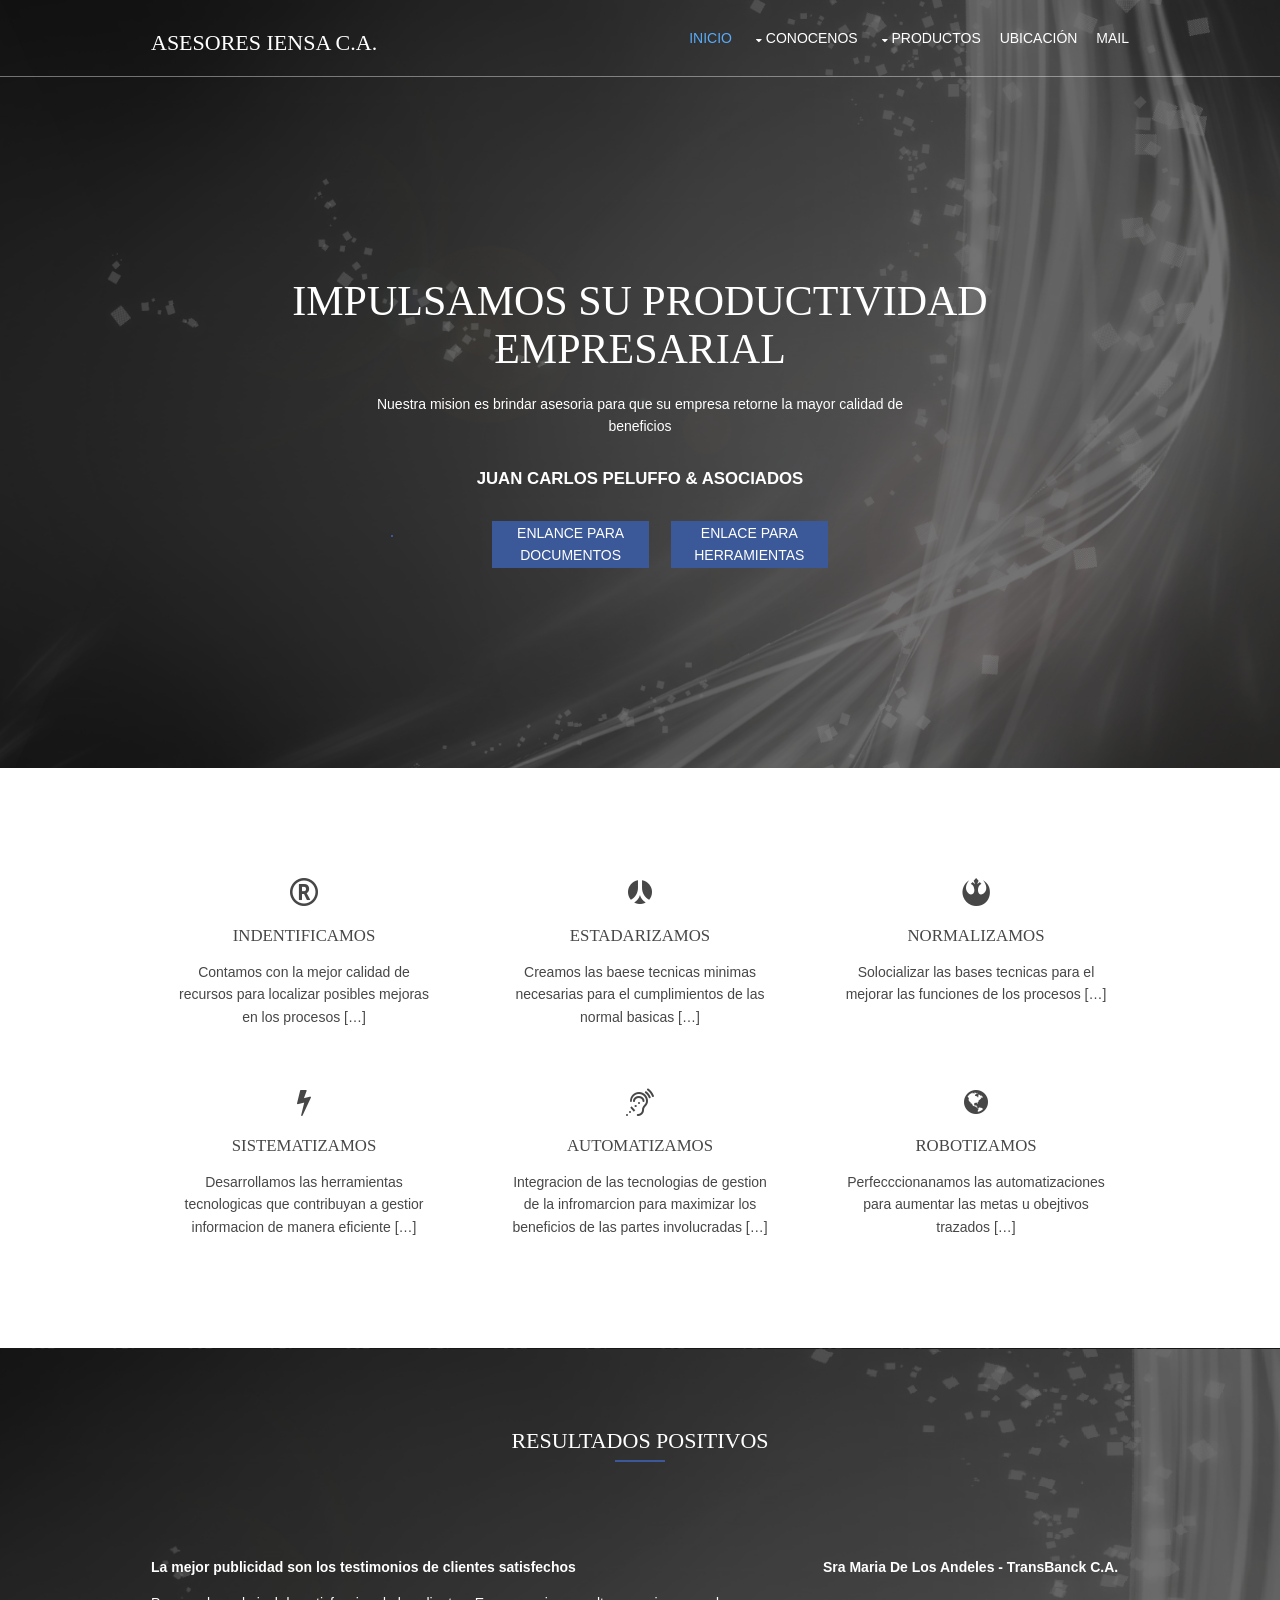
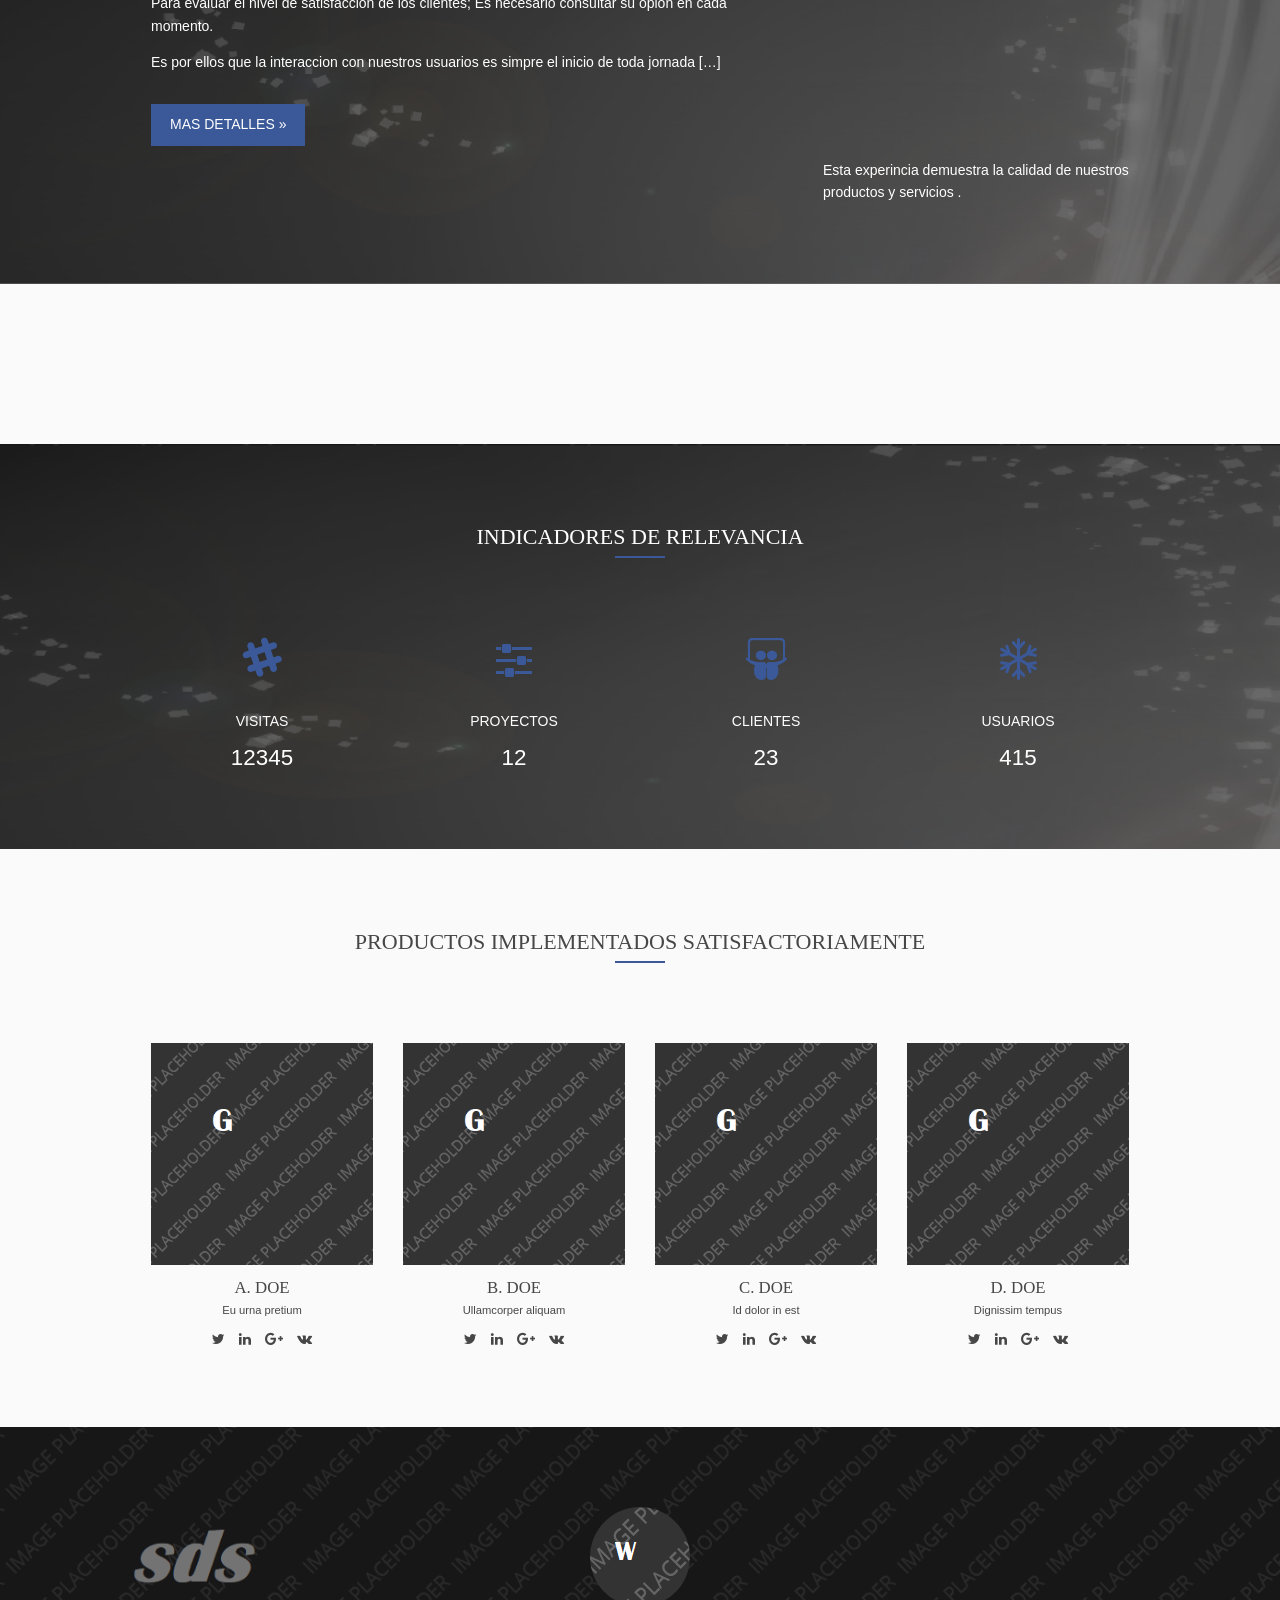
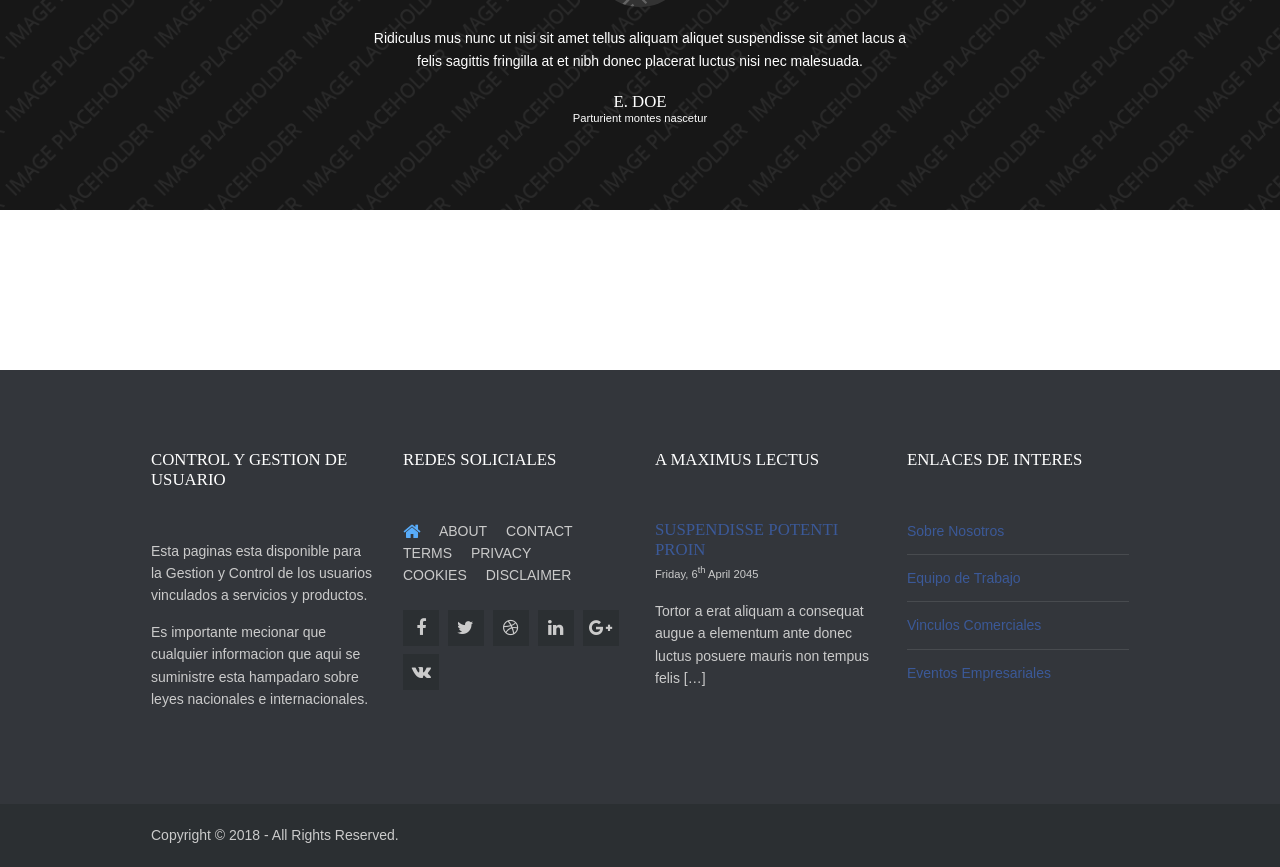
<file: index.html>
<!DOCTYPE html>
<html lang="">
<head>
<title>AIENSA C.A. </title>
<meta charset="utf-8">
<meta name="viewport" content="width=device-width, initial-scale=1.0, maximum-scale=1.0, user-scalable=no">
<link href="layout/styles/layout.css" rel="stylesheet" type="text/css" media="all">
</head>
<body id="top">
<!-- ################################################################################################ -->
<!-- ################################################################################################ -->
<!-- ################################################################################################ -->
<!-- Top Background Image Wrapper -->
<div class="bgded overlay" style="background-image:url('images/demo/backgrounds/3d.jpg');"> 
  <!-- ################################################################################################ -->
  <div class="wrapper row1">
    <header id="header" class="hoc clear"> 
      <!-- ################################################################################################ -->
      <div id="logo" class="fl_left">
        <h1><a href="index.html">Asesores IENSA C.A. </a></h1>
      </div>
      <nav id="mainav" class="fl_right">
        <ul class="clear">
          <li class="active"><a href="index.html">Inicio</a></li>
          <li><a class="drop" href="#">Conocenos</a>
            <ul>
              <li><a href="pages/gallery.html">Directores</a></li>
              <li><a href="pages/full-width.html">Organigrama</a></li>
              <li><a href="pages/sidebar-left.html">Galeria</a></li>
              <li><a href="pages/sidebar-right.html">Testimonios</a></li>
              <li><a href="pages/basic-grid.html">Contactenos</a></li>
            </ul>
          </li>
          <li><a class="drop" href="#">Productos</a>
            <ul>
              <li><a href="#">Estandarizacion</a></li>
              <li><a href="#">Normalizacion</a></li>
              <li><a href="#">Automatizacion</a></li>
              <li><a href="#">Robotizacion</a></li>
              </li>
            </ul>
          </li>
          <li><a href="#">Ubicación</a></li>
          <li><a href="#">Mail</a></li>
        </ul>
      </nav>
      <!-- ################################################################################################ -->
    </header>
  </div>
  <!-- ################################################################################################ -->
  <!-- ################################################################################################ -->
  <!-- ################################################################################################ -->
  <div id="pageintro" class="hoc clear">
    <article> 
      <!-- ################################################################################################ -->
      <h3 class="heading">Impulsamos Su Productividad Empresarial</h3>
      <p>Nuestra mision es brindar asesoria para que su empresa retorne la mayor calidad de beneficios</p>
      <p class="font-x1 uppercase bold">Juan Carlos Peluffo & Asociados</p>


<div class="hoc clear"> 
     <ul id="stats">
      <li class="one_quarter first"><a class="btn" href="#"></a></i></a>
      </li>
      <li class="one_quarter"><a id="btnDoc" class="btn" href="#">ENLANCE PARA DOCUMENTOS</a></i></a>
      </li>
      <li class="one_quarter"><a id="btnAuto" class="btn" href="#">ENLACE PARA HERRAMIENTAS</a></i></a>
      </li>
    </ul>
</div>

      <!-- ################################################################################################ -->
    </article>
  </div>
  <!-- ################################################################################################ -->
</div>
<!-- End Top Background Image Wrapper -->
<!-- ################################################################################################ -->
<!-- ################################################################################################ -->
<!-- ################################################################################################ -->
<div class="wrapper row3">
  <main class="hoc container clear"> 
    <!-- main body -->
    <!-- ################################################################################################ -->
    <ul class="nospace group services">
      <li class="one_third first">
        <article><a href="#"><i class="fa fa-2x fa-registered"></i></a>
          <h6 class="heading font-x1">Indentificamos</h6>
          <p>Contamos con la mejor calidad de recursos para localizar posibles mejoras en los procesos  [&hellip;]</p>
        </article>
      </li>
      <li class="one_third">
        <article><a href="#"><i class="fa fa-2x fa-renren"></i></a>
          <h6 class="heading font-x1">Estadarizamos</h6>
          <p>Creamos las baese tecnicas minimas necesarias para el cumplimientos de las normal basicas [&hellip;]</p>
        </article>
      </li>
      <li class="one_third">
        <article><a href="#"><i class="fa fa-2x fa-resistance"></i></a>
          <h6 class="heading font-x1">Normalizamos</h6>
          <p>Solocializar las bases tecnicas para el mejorar las funciones de los procesos  [&hellip;]</p>
        </article>
      </li>
      <li class="one_third first">
        <article><a href="#"><i class="fa fa-2x fa-flash"></i></a>
          <h6 class="heading font-x1">Sistematizamos</h6>
          <p> Desarrollamos las herramientas tecnologicas que contribuyan a gestior informacion de manera eficiente [&hellip;]</p>
        </article>
      </li>
      <li class="one_third">
        <article><a href="#"><i class="fa fa-2x fa-assistive-listening-systems"></i></a>
          <h6 class="heading font-x1">Automatizamos</h6>
          <p>Integracion de las tecnologias de gestion de la infromarcion para maximizar los beneficios de las partes involucradas [&hellip;]</p>
        </article>
      </li>
      <li class="one_third">
        <article><a href="#"><i class="fa fa-2x fa-globe"></i></a>
          <h6 class="heading font-x1">Robotizamos</h6>
          <p> Perfecccionanamos las automatizaciones para aumentar las metas u obejtivos trazados  [&hellip;]</p>
        </article>
      </li>
    </ul>
    <!-- ################################################################################################ -->
    <!-- / main body -->
    <div class="clear"></div>
  </main>
</div>
<!-- ################################################################################################ -->
<!-- ################################################################################################ -->
<!-- ################################################################################################ -->
<div class="wrapper bgded overlay" style="background-image:url('images/demo/backgrounds/02.png');">
  <div class="hoc container clear"> 
    <!-- ################################################################################################ -->
    <div class="sectiontitle">
      <h6 class="heading">Resultados Positivos</h6>
    </div>
    <div class="group">
      <div class="two_third first">
        <p><strong>La mejor publicidad son los testimonios de clientes satisfechos</strong></p>
        <p>Para evaluar el nivel de satisfaccion de los clientes; Es necesario consultar su opion en cada momento.</p>
        <p class="btmspace-30">Es por ellos que la interaccion con nuestros usuarios es simpre el inicio de toda jornada [&hellip;]</p>
        <footer><a class="btn" href="#">Mas Detalles &raquo;</a></footer>
      </div>
      <div class="one_third">
        <p><strong>Sra Maria De Los Andeles - TransBanck C.A.</strong></p>
        <figure class="videocontainer"> 
          <!-- Important: Any type of video called via "iframe" must be in a container using class="videocontainer" -->
          <iframe src="https://www.youtube-nocookie.com/embed/8Z9089048wk?modestbranding=1&amp;showinfo=0&amp;vq=hd1080&amp;rel=0&amp;wmode=transparent" allowfullscreen style="border:none;"></iframe>
          <figcaption>Esta experincia demuestra la calidad de nuestros productos y servicios .</figcaption>
        </figure>
      </div>
    </div>
    <!-- ################################################################################################ -->
  </div>
</div>
<!-- ################################################################################################ -->
<!-- ################################################################################################ -->
<!-- ################################################################################################ -->
<!-- #################################### Aqui quite 2 secciones #################################### -->
<div class="wrapper row2">
  <section class="hoc container clear"> 
    <!-- ################################################################################################ -->
    <!-- ################################################################################################ -->
  </section>
</div>
<!-- ################################################################################################ -->
<!-- ################################################################################################ -->
<!-- ################################################################################################ -->
<div class="wrapper bgded overlay" style="background-image:url('images/demo/backgrounds/03.png');">
  <div class="hoc container clear"> 
    <div class="sectiontitle">
      <h6 class="heading">Indicadores De Relevancia</h6>
    </div>
    <!-- ###################################(((((((((((((((############################################################# -->
    <ul id="stats" class="nospace group">
      <li class="one_quarter first"><a href="#"><i class="fa fa-3x fa-slack"></i></a>
        <p>Visitas</p>
        <p>12345</p>
      </li>
      <li class="one_quarter"><a href="#"><i class="fa fa-3x fa-sliders"></i></a>
        <p>Proyectos</p>
        <p>12</p>
      </li>
      <li class="one_quarter"><a href="#"><i class="fa fa-3x fa-slideshare"></i></a>
        <p>Clientes</p>
        <p>23</p>
      </li>
      <li class="one_quarter"><a href="#"><i class="fa fa-3x fa-snowflake-o"></i></a>
        <p>Usuarios</p>
        <p>415</p>
      </li>
    </ul>
    <!-- ################################################################################################ -->
  </div>
</div>
<!-- ################################################################################################ -->
<!-- ################################################################################################ -->
<!-- ################################################################################################ -->
<div class="wrapper row2">
  <section class="hoc container clear"> 
    <!-- ################################################################################################ -->
    <div class="sectiontitle">
      <h6 class="heading">Productos Implementados Satisfactoriamente</h6>
    </div>
    <div class="group team">
      <figure class="one_quarter first"><a class="imgover" href="#"><img src="images/demo/320x320.png" alt=""></a>
        <figcaption>
          <h6 class="heading">A. Doe</h6>
          <em>Eu urna pretium</em>
          <footer>
            <ul class="faico clear">
              <li><a class="faicon-twitter" href="#"><i class="fa fa-twitter"></i></a></li>
              <li><a class="faicon-linkedin" href="#"><i class="fa fa-linkedin"></i></a></li>
              <li><a class="faicon-google-plus" href="#"><i class="fa fa-google-plus"></i></a></li>
              <li><a class="faicon-vk" href="#"><i class="fa fa-vk"></i></a></li>
            </ul>
          </footer>
        </figcaption>
      </figure>
      <figure class="one_quarter"><a class="imgover" href="#"><img src="images/demo/320x320.png" alt=""></a>
        <figcaption>
          <h6 class="heading">B. Doe</h6>
          <em>Ullamcorper aliquam</em>
          <footer>
            <ul class="faico clear">
              <li><a class="faicon-twitter" href="#"><i class="fa fa-twitter"></i></a></li>
              <li><a class="faicon-linkedin" href="#"><i class="fa fa-linkedin"></i></a></li>
              <li><a class="faicon-google-plus" href="#"><i class="fa fa-google-plus"></i></a></li>
              <li><a class="faicon-vk" href="#"><i class="fa fa-vk"></i></a></li>
            </ul>
          </footer>
        </figcaption>
      </figure>
      <figure class="one_quarter"><a class="imgover" href="#"><img src="images/demo/320x320.png" alt=""></a>
        <figcaption>
          <h6 class="heading">C. Doe</h6>
          <em>Id dolor in est</em>
          <footer>
            <ul class="faico clear">
              <li><a class="faicon-twitter" href="#"><i class="fa fa-twitter"></i></a></li>
              <li><a class="faicon-linkedin" href="#"><i class="fa fa-linkedin"></i></a></li>
              <li><a class="faicon-google-plus" href="#"><i class="fa fa-google-plus"></i></a></li>
              <li><a class="faicon-vk" href="#"><i class="fa fa-vk"></i></a></li>
            </ul>
          </footer>
        </figcaption>
      </figure>
      <figure class="one_quarter"><a class="imgover" href="#"><img src="images/demo/320x320.png" alt=""></a>
        <figcaption>
          <h6 class="heading">D. Doe</h6>
          <em>Dignissim tempus</em>
          <footer>
            <ul class="faico clear">
              <li><a class="faicon-twitter" href="#"><i class="fa fa-twitter"></i></a></li>
              <li><a class="faicon-linkedin" href="#"><i class="fa fa-linkedin"></i></a></li>
              <li><a class="faicon-google-plus" href="#"><i class="fa fa-google-plus"></i></a></li>
              <li><a class="faicon-vk" href="#"><i class="fa fa-vk"></i></a></li>
            </ul>
          </footer>
        </figcaption>
      </figure>
    </div>
    <!-- ################################################################################################ -->
  </section>
</div>
<!-- ################################################################################################ -->
<!-- ################################################################################################ -->
<!-- ################################################################################################ -->
<div class="wrapper bgded overlay" style="background-image:url('images/demo/backgrounds/04.png');">
  <div class="hoc container testimonials clear"> 
    <!-- ################################################################################################ -->
    <article><img src="images/demo/100x100.png" alt="">
      <blockquote>Ridiculus mus nunc ut nisi sit amet tellus aliquam aliquet suspendisse sit amet lacus a felis sagittis fringilla at et nibh donec placerat luctus nisi nec malesuada.</blockquote>
      <h6 class="heading font-x1">E. Doe</h6>
      <em>Parturient montes nascetur</em></article>
    <!-- ################################################################################################ -->
  </div>
</div>
<!-- ################################################################################################ -->
<!-- ################################################################################################ -->
<!-- ################################################################################################ -->
<div class="wrapper row3">
  <div class="hoc container clear"> 
    <!-- ################################################################################################ -->
    <!-- ################################################################################################ -->
  </div>
</div>
<!-- ################################################################################################ -->
<!-- ################################################################################################ -->
<!-- ################################################################################################ -->
<div class="wrapper row4">
  <footer id="footer" class="hoc clear"> 
    <!-- ################################################################################################ -->
    <div class="one_quarter first">
      <h6 class="heading">Control y Gestion de Usuario</h6>
      <p>Esta paginas esta disponible para la Gestion y Control de los usuarios vinculados a servicios y productos.</p>
      <p>Es importante mecionar que cualquier informacion que aqui se suministre esta hampadaro sobre leyes nacionales e internacionales.</p>
    </div>
    <div class="one_quarter">
      <h6 class="heading">Redes Soliciales</h6>
      <nav>
        <ul class="nospace">
          <li><a href="index.html"><i class="fa fa-lg fa-home"></i></a></li>
          <li><a href="#">About</a></li>
          <li><a href="#">Contact</a></li>
          <li><a href="#">Terms</a></li>
          <li><a href="#">Privacy</a></li>
          <li><a href="#">Cookies</a></li>
          <li><a href="#">Disclaimer</a></li>
        </ul>
      </nav>
      <ul class="faico clear">
        <li><a class="faicon-facebook" href="#"><i class="fa fa-facebook"></i></a></li>
        <li><a class="faicon-twitter" href="#"><i class="fa fa-twitter"></i></a></li>
        <li><a class="faicon-dribble" href="#"><i class="fa fa-dribbble"></i></a></li>
        <li><a class="faicon-linkedin" href="#"><i class="fa fa-linkedin"></i></a></li>
        <li><a class="faicon-google-plus" href="#"><i class="fa fa-google-plus"></i></a></li>
        <li><a class="faicon-vk" href="#"><i class="fa fa-vk"></i></a></li>
      </ul>
    </div>
    <div class="one_quarter">
      <h6 class="heading">A maximus lectus</h6>
      <article>
        <h2 class="nospace font-x1"><a href="#">Suspendisse potenti proin</a></h2>
        <time class="font-xs" datetime="2045-04-06">Friday, 6<sup>th</sup> April 2045</time>
        <p>Tortor a erat aliquam a consequat augue a elementum ante donec luctus posuere mauris non tempus felis [&hellip;]</p>
      </article>
    </div>
    <div class="one_quarter">
      <h6 class="heading">Enlaces de Interes</h6>
      <ul class="nospace linklist">
        <li><a href="#">Sobre Nosotros</a></li>
	<li><a href="#">Equipo de Trabajo</a></li>
	<li><a href="#">Vinculos Comerciales</a></li>
        <li><a href="#">Eventos Empresariales</a></li>
      </ul>
    </div>
    <!-- ################################################################################################ -->
  </footer>
</div>
<!-- ################################################################################################ -->
<!-- ################################################################################################ -->
<!-- ################################################################################################ -->
<div class="wrapper row5">
  <div id="copyright" class="hoc clear"> 
    <!-- ################################################################################################ -->
    <p class="fl_left">Copyright &copy; 2018 - All Rights Reserved.</p>
    <!-- ################################################################################################ -->
  </div>
</div>
<!-- ################################################################################################ -->
<!-- ################################################################################################ -->
<!-- ################################################################################################ -->
<a id="backtotop" href="#top"><i class="fa fa-chevron-up"></i></a>
<!-- JAVASCRIPTS -->
<script src="layout/scripts/jquery.min.js"></script>
<script src="layout/scripts/jquery.backtotop.js"></script>
<script src="layout/scripts/jquery.mobilemenu.js"></script>
</body>
</file>
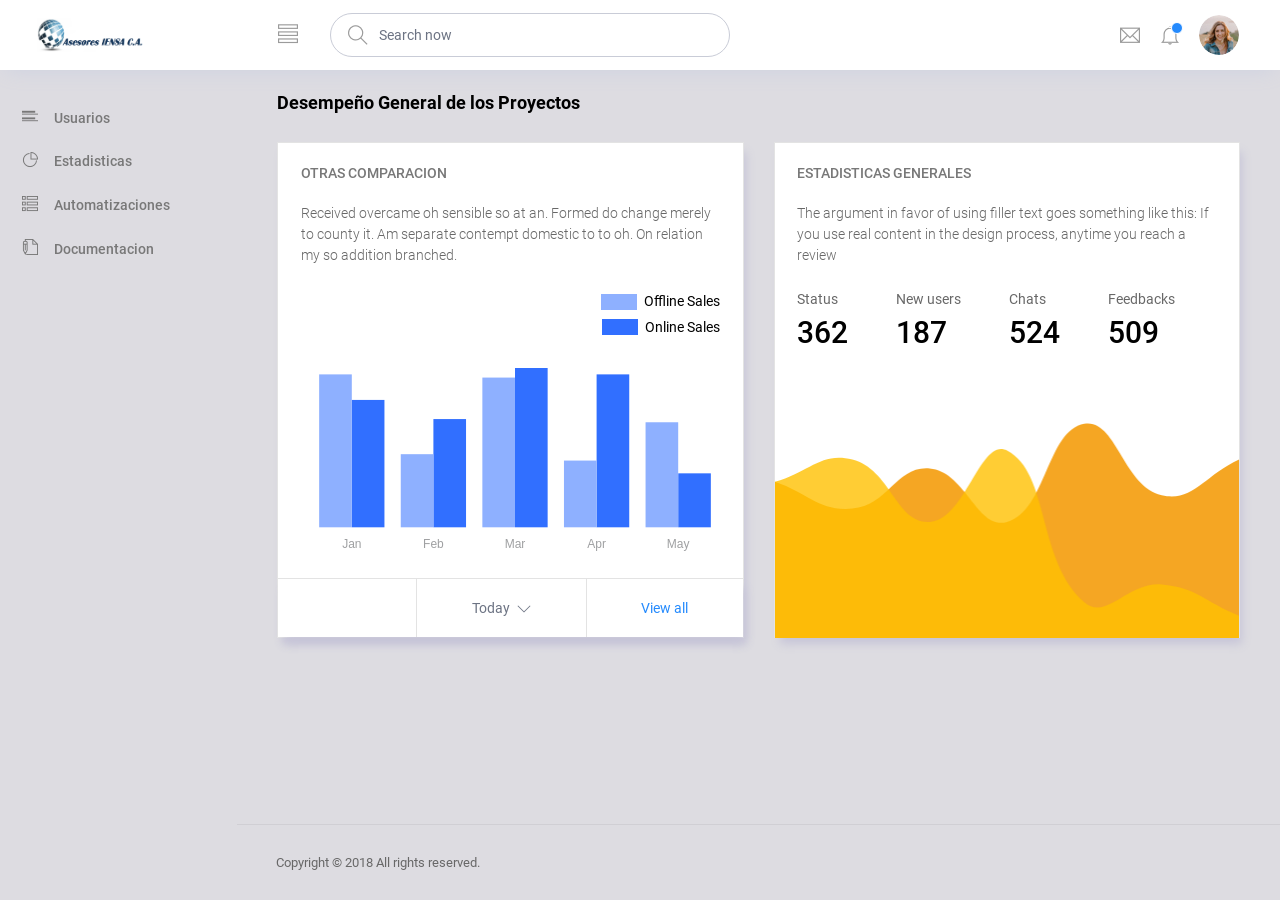
<file: Source/index.html>
<!DOCTYPE html>
<html lang="en">

<head>
  <!-- Required meta tags -->
  <meta charset="utf-8">
  <meta name="viewport" content="width=device-width, initial-scale=1, shrink-to-fit=no">
  <title>Asesores IENSA C.A.</title>
  <!-- plugins:css -->
  <link rel="stylesheet" href="vendors/ti-icons/css/themify-icons.css">
  <link rel="stylesheet" href="vendors/base/vendor.bundle.base.css">
  <!-- endinject -->
  <!-- plugin css for this page -->
  <!-- End plugin css for this page -->
  <!-- inject:css -->
  <link rel="stylesheet" href="css/style.css">
  <!-- endinject -->
  <link rel="shortcut icon" href="images/favicon.png" />
</head>
<body>
  <div class="container-scroller">
    <!-- partial:partials/_navbar.html -->
    <nav class="navbar col-lg-12 col-12 p-0 fixed-top d-flex flex-row">
      <div class="text-center navbar-brand-wrapper d-flex align-items-center justify-content-center">
        <a class="navbar-brand brand-logo mr-5" href="index.html"><img src="images/logo.png" class="mr-2" alt="logo"/></a>
        <a class="navbar-brand brand-logo-mini" href="index.html"><img src="images/logo-mini.svg" alt="logo"/></a>
      </div>
      <div class="navbar-menu-wrapper d-flex align-items-center justify-content-end">
        <button class="navbar-toggler navbar-toggler align-self-center" type="button" data-toggle="minimize">
          <span class="ti-view-list"></span>
        </button>
        <ul class="navbar-nav mr-lg-2">
          <li class="nav-item nav-search d-none d-lg-block">
            <div class="input-group">
              <div class="input-group-prepend hover-cursor" id="navbar-search-icon">
                <span class="input-group-text" id="search">
                  <i class="ti-search"></i>
                </span>
              </div>
              <input type="text" class="form-control" id="navbar-search-input" placeholder="Search now" aria-label="search" aria-describedby="search">
            </div>
          </li>
        </ul>
        <ul class="navbar-nav navbar-nav-right">
          <li class="nav-item dropdown mr-1">
            <a class="nav-link count-indicator dropdown-toggle d-flex justify-content-center align-items-center" id="messageDropdown" href="#" data-toggle="dropdown">
              <i class="ti-email mx-0"></i>
            </a>
            <div class="dropdown-menu dropdown-menu-right navbar-dropdown" aria-labelledby="messageDropdown">
              <p class="mb-0 font-weight-normal float-left dropdown-header">Messages</p>
              <a class="dropdown-item">
                <div class="item-thumbnail">
                    <img src="images/faces/face4.jpg" alt="image" class="profile-pic">
                </div>
                <div class="item-content flex-grow">
                  <h6 class="ellipsis font-weight-normal">David Grey
                  </h6>
                  <p class="font-weight-light small-text text-muted mb-0">
                    The meeting is cancelled
                  </p>
                </div>
              </a>
              <a class="dropdown-item">
                <div class="item-thumbnail">
                    <img src="images/faces/face2.jpg" alt="image" class="profile-pic">
                </div>
                <div class="item-content flex-grow">
                  <h6 class="ellipsis font-weight-normal">Tim Cook
                  </h6>
                  <p class="font-weight-light small-text text-muted mb-0">
                    New product launch
                  </p>
                </div>
              </a>
              <a class="dropdown-item">
                <div class="item-thumbnail">
                    <img src="images/faces/face3.jpg" alt="image" class="profile-pic">
                </div>
                <div class="item-content flex-grow">
                  <h6 class="ellipsis font-weight-normal"> Johnson
                  </h6>
                  <p class="font-weight-light small-text text-muted mb-0">
                    Upcoming board meeting
                  </p>
                </div>
              </a>
            </div>
          </li>
          <li class="nav-item dropdown">
            <a class="nav-link count-indicator dropdown-toggle" id="notificationDropdown" href="#" data-toggle="dropdown">
              <i class="ti-bell mx-0"></i>
              <span class="count"></span>
            </a>
            <div class="dropdown-menu dropdown-menu-right navbar-dropdown" aria-labelledby="notificationDropdown">
              <p class="mb-0 font-weight-normal float-left dropdown-header">Notifications</p>
              <a class="dropdown-item">
                <div class="item-thumbnail">
                  <div class="item-icon bg-success">
                    <i class="ti-info-alt mx-0"></i>
                  </div>
                </div>
                <div class="item-content">
                  <h6 class="font-weight-normal">Application Error</h6>
                  <p class="font-weight-light small-text mb-0 text-muted">
                    Just now
                  </p>
                </div>
              </a>
              <a class="dropdown-item">
                <div class="item-thumbnail">
                  <div class="item-icon bg-warning">
                    <i class="ti-settings mx-0"></i>
                  </div>
                </div>
                <div class="item-content">
                  <h6 class="font-weight-normal">Settings</h6>
                  <p class="font-weight-light small-text mb-0 text-muted">
                    Private message
                  </p>
                </div>
              </a>
              <a class="dropdown-item">
                <div class="item-thumbnail">
                  <div class="item-icon bg-info">
                    <i class="ti-user mx-0"></i>
                  </div>
                </div>
                <div class="item-content">
                  <h6 class="font-weight-normal">New user registration</h6>
                  <p class="font-weight-light small-text mb-0 text-muted">
                    2 days ago
                  </p>
                </div>
              </a>
            </div>
          </li>
          <li class="nav-item nav-profile dropdown">
            <a class="nav-link dropdown-toggle" href="#" data-toggle="dropdown" id="profileDropdown">
              <img src="images/faces/face28.jpg" alt="profile"/>
            </a>
            <div class="dropdown-menu dropdown-menu-right navbar-dropdown" aria-labelledby="profileDropdown">
              <a class="dropdown-item">
                <i class="ti-settings text-primary"></i>
                Settings
              </a>
              <a class="dropdown-item">
                <i class="ti-power-off text-primary"></i>
                Logout
              </a>
            </div>
          </li>
        </ul>
        <button class="navbar-toggler navbar-toggler-right d-lg-none align-self-center" type="button" data-toggle="offcanvas">
          <span class="ti-view-list"></span>
        </button>
      </div>
    </nav>
    
    
 	<!-- partial -->
    <div class="container-fluid page-body-wrapper">
      <!-- partial:../../partials/_sidebar.html -->
      <nav class="sidebar sidebar-offcanvas" id="sidebar">
        <ul class="nav">
          <li class="nav-item">
            <a class="nav-link" href="basic_elements.html">
              <i class="ti-layout-list-post menu-icon"></i>
              <span class="menu-title">Usuarios</span>
            </a>
          </li>
          <li class="nav-item">
            <a class="nav-link" href="chartjs.html">
              <i class="ti-pie-chart menu-icon"></i>
              <span class="menu-title">Estadisticas</span>
            </a>
          </li>
          <li class="nav-item">
            <a class="nav-link" href="basic-table.html">
              <i class="ti-view-list-alt menu-icon"></i>
              <span class="menu-title">Automatizaciones</span>
            </a>
          </li>
          <li class="nav-item">
            <a class="nav-link" href="./documentation/documentation.html">
              <i class="ti-write menu-icon"></i>
              <span class="menu-title">Documentacion</span>
            </a>
          </li>
        </ul>
      </nav>
      
      
      <!-- partial -->
      <div class="main-panel">
        <div class="content-wrapper">
          <div class="row">
            <div class="col-md-12 grid-margin">
              <div class="d-flex justify-content-between align-items-center">
                <div>
                  <h4 class="font-weight-bold mb-0">Desempeño General de los Proyectos</h4>
                </div>
                <div>
                    
                </div>
              </div>
            </div>
          </div>
          
          <div class="row">
            <div class="col-md-6 grid-margin stretch-card">
              <div class="card">
                <div class="card-body">
                  <p class="card-title">Otras comparacion</p>
                  <p class="text-muted font-weight-light">Received overcame oh sensible so at an. Formed do change merely to county it. Am separate contempt domestic to to oh. On relation my so addition branched.</p>
                  <div id="sales-legend" class="chartjs-legend mt-4 mb-2"></div>
                  <canvas id="sales-chart"></canvas>
                </div>
                <div class="card border-right-0 border-left-0 border-bottom-0">
                  <div class="d-flex justify-content-center justify-content-md-end">
                    <div class="dropdown flex-md-grow-1 flex-xl-grow-0">
                      <button class="btn btn-lg btn-outline-light dropdown-toggle rounded-0 border-top-0 border-bottom-0" type="button" id="dropdownMenuDate2" data-toggle="dropdown" aria-haspopup="true" aria-expanded="true">
                        Today
                      </button>
                      <div class="dropdown-menu dropdown-menu-right" aria-labelledby="dropdownMenuDate2">
                        <a class="dropdown-item" href="#">January - March</a>
                        <a class="dropdown-item" href="#">March - June</a>
                        <a class="dropdown-item" href="#">June - August</a>
                        <a class="dropdown-item" href="#">August - November</a>
                      </div>
                    </div>
                    <button class="btn btn-lg btn-outline-light text-primary rounded-0 border-0 d-none d-md-block" type="button"> View all </button>
                  </div>
                </div>
              </div>
            </div>
            <div class="col-md-6 grid-margin stretch-card">
              <div class="card border-bottom-0">
                <div class="card-body pb-0">
                  <p class="card-title">Estadisticas Generales</p>
                  <p class="text-muted font-weight-light">The argument in favor of using filler text goes something like this: If you use real content in the design process, anytime you reach a review</p>
                  <div class="d-flex flex-wrap mb-5">
                    <div class="mr-5 mt-3">
                      <p class="text-muted">Status</p>
                      <h3>362</h3>
                    </div>
                    <div class="mr-5 mt-3">
                      <p class="text-muted">New users</p>
                      <h3>187</h3>
                    </div>
                    <div class="mr-5 mt-3">
                      <p class="text-muted">Chats</p>
                      <h3>524</h3>
                    </div>
                    <div class="mt-3">
                      <p class="text-muted">Feedbacks</p>
                      <h3>509</h3>
                    </div> 
                  </div>
                </div>
                <canvas id="order-chart" class="w-100"></canvas>
              </div>
            </div>
          </div>
          
    </div>
          
          
       
        <!-- content-wrapper ends -->
        <!-- partial:partials/_footer.html -->
        <footer class="footer">
          <div class="d-sm-flex justify-content-center justify-content-sm-between">
            <span class="text-muted text-center text-sm-left d-block d-sm-inline-block">Copyright © 2018 All rights reserved.</span>
            
          </div>
        </footer>
        <!-- partial -->
      </div>
      <!-- main-panel ends -->
    </div>
    <!-- page-body-wrapper ends -->
  </div>
  <!-- container-scroller -->

  <!-- plugins:js -->
  <script src="vendors/base/vendor.bundle.base.js"></script>
  <!-- endinject -->
  <!-- Plugin js for this page-->
  <script src="vendors/chart.js/Chart.min.js"></script>
  <!-- End plugin js for this page-->
  <!-- inject:js -->
  <script src="js/off-canvas.js"></script>
  <script src="js/hoverable-collapse.js"></script>
  <script src="js/template.js"></script>
  <script src="js/todolist.js"></script>
  <!-- endinject -->
  <!-- Custom js for this page-->
  <script src="js/dashboard.js"></script>
  <!-- End custom js for this page-->
</body>

</html>
</file>
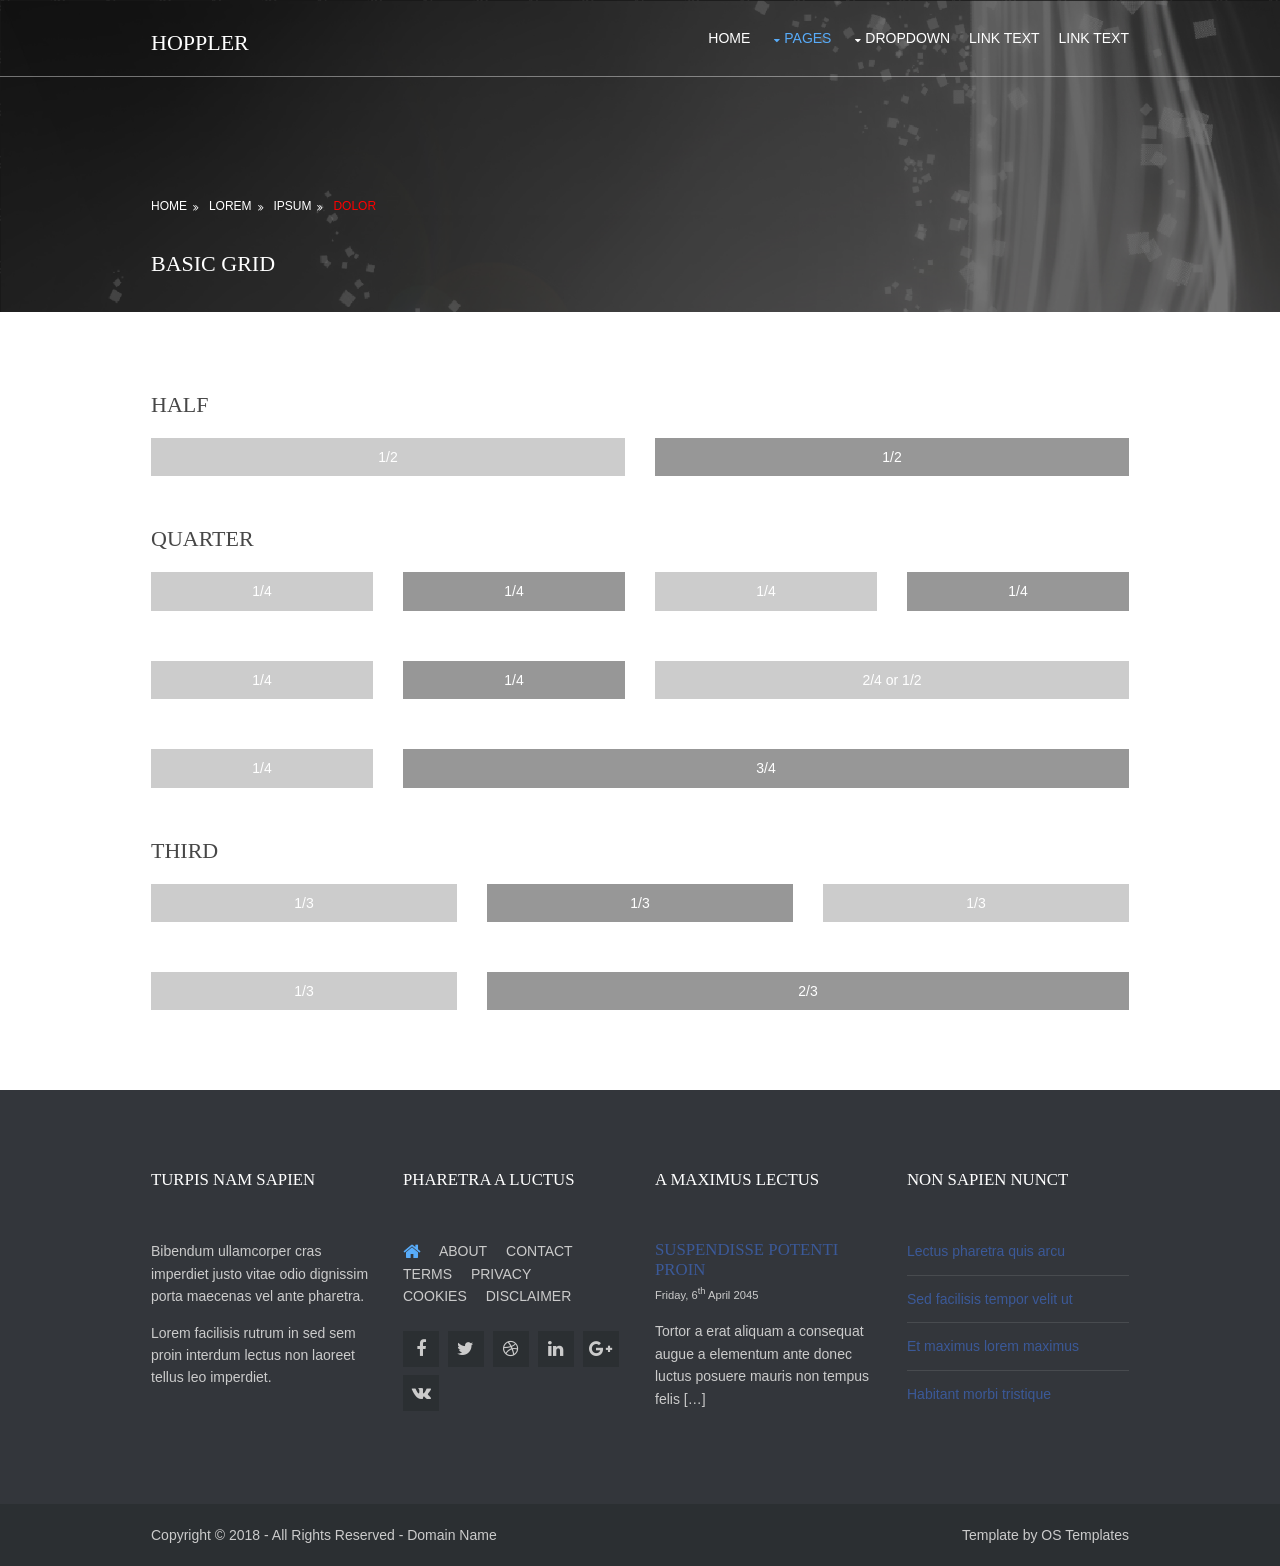
<file: pages/basic-grid.html>
<!DOCTYPE html>
<!--
Template Name: Hoppler
Author: <a href="https://www.os-templates.com/">OS Templates</a>
Author URI: https://www.os-templates.com/
Licence: Free to use under our free template licence terms
Licence URI: https://www.os-templates.com/template-terms
-->
<html lang="">
<!-- To declare your language - read more here: https://www.w3.org/International/questions/qa-html-language-declarations -->
<head>
<title>Hoppler | Pages | Basic Grid</title>
<meta charset="utf-8">
<meta name="viewport" content="width=device-width, initial-scale=1.0, maximum-scale=1.0, user-scalable=no">
<link href="../layout/styles/layout.css" rel="stylesheet" type="text/css" media="all">
<style type="text/css">
/* DEMO ONLY */
.container .demo{text-align:center;}
.container .demo div{padding:8px 0;}
.container .demo div:nth-child(odd){color:#FFFFFF; background:#CCCCCC;}
.container .demo div:nth-child(even){color:#FFFFFF; background:#979797;}
@media screen and (max-width:900px){.container .demo div{margin-bottom:0;}}
/* DEMO ONLY */
</style>
</head>
<body id="top">
<!-- ################################################################################################ -->
<!-- ################################################################################################ -->
<!-- ################################################################################################ -->
<!-- Top Background Image Wrapper -->
<div class="bgded overlay" style="background-image:url('../images/demo/backgrounds/01.png');"> 
  <!-- ################################################################################################ -->
  <div class="wrapper row1">
    <header id="header" class="hoc clear"> 
      <!-- ################################################################################################ -->
      <div id="logo" class="fl_left">
        <h1><a href="../index.html">Hoppler</a></h1>
      </div>
      <nav id="mainav" class="fl_right">
        <ul class="clear">
          <li><a href="../index.html">Home</a></li>
          <li class="active"><a class="drop" href="#">Pages</a>
            <ul>
              <li><a href="gallery.html">Gallery</a></li>
              <li><a href="full-width.html">Full Width</a></li>
              <li><a href="sidebar-left.html">Sidebar Left</a></li>
              <li><a href="sidebar-right.html">Sidebar Right</a></li>
              <li class="active"><a href="basic-grid.html">Basic Grid</a></li>
            </ul>
          </li>
          <li><a class="drop" href="#">Dropdown</a>
            <ul>
              <li><a href="#">Level 2</a></li>
              <li><a class="drop" href="#">Level 2 + Drop</a>
                <ul>
                  <li><a href="#">Level 3</a></li>
                  <li><a href="#">Level 3</a></li>
                  <li><a href="#">Level 3</a></li>
                </ul>
              </li>
              <li><a href="#">Level 2</a></li>
            </ul>
          </li>
          <li><a href="#">Link Text</a></li>
          <li><a href="#">Link Text</a></li>
        </ul>
      </nav>
      <!-- ################################################################################################ -->
    </header>
  </div>
  <!-- ################################################################################################ -->
  <!-- ################################################################################################ -->
  <!-- ################################################################################################ -->
  <section id="breadcrumb" class="hoc clear"> 
    <!-- ################################################################################################ -->
    <ul>
      <li><a href="#">Home</a></li>
      <li><a href="#">Lorem</a></li>
      <li><a href="#">Ipsum</a></li>
      <li><a href="#">Dolor</a></li>
    </ul>
    <!-- ################################################################################################ -->
    <h6 class="heading">Basic Grid</h6>
    <!-- ################################################################################################ -->
  </section>
  <!-- ################################################################################################ -->
</div>
<!-- End Top Background Image Wrapper -->
<!-- ################################################################################################ -->
<!-- ################################################################################################ -->
<!-- ################################################################################################ -->
<div class="wrapper row3">
  <main class="hoc container clear"> 
    <!-- main body -->
    <!-- ################################################################################################ -->
    <div class="content"> 
      <!-- ################################################################################################ -->
      <h2>Half</h2>
      <!-- ################################################################################################ -->
      <div class="group btmspace-50 demo">
        <div class="one_half first">1/2</div>
        <div class="one_half">1/2</div>
      </div>
      <!-- ################################################################################################ -->
      <h2>Quarter</h2>
      <!-- ################################################################################################ -->
      <div class="group btmspace-50 demo">
        <div class="one_quarter first">1/4</div>
        <div class="one_quarter">1/4</div>
        <div class="one_quarter">1/4</div>
        <div class="one_quarter">1/4</div>
      </div>
      <div class="group btmspace-50 demo">
        <div class="one_quarter first">1/4</div>
        <div class="one_quarter">1/4</div>
        <div class="two_quarter">2/4 or 1/2</div>
      </div>
      <div class="group btmspace-50 demo">
        <div class="one_quarter first">1/4</div>
        <div class="three_quarter">3/4</div>
      </div>
      <!-- ################################################################################################ -->
      <h2>Third</h2>
      <!-- ################################################################################################ -->
      <div class="group btmspace-50 demo">
        <div class="one_third first">1/3</div>
        <div class="one_third">1/3</div>
        <div class="one_third">1/3</div>
      </div>
      <div class="group demo">
        <div class="one_third first">1/3</div>
        <div class="two_third">2/3</div>
      </div>
      <!-- ################################################################################################ -->
    </div>
    <!-- ################################################################################################ -->
    <!-- / main body -->
    <div class="clear"></div>
  </main>
</div>
<!-- ################################################################################################ -->
<!-- ################################################################################################ -->
<!-- ################################################################################################ -->
<div class="wrapper row4">
  <footer id="footer" class="hoc clear"> 
    <!-- ################################################################################################ -->
    <div class="one_quarter first">
      <h6 class="heading">Turpis nam sapien</h6>
      <p>Bibendum ullamcorper cras imperdiet justo vitae odio dignissim porta maecenas vel ante pharetra.</p>
      <p>Lorem facilisis rutrum in sed sem proin interdum lectus non laoreet tellus leo imperdiet.</p>
    </div>
    <div class="one_quarter">
      <h6 class="heading">Pharetra a luctus</h6>
      <nav>
        <ul class="nospace">
          <li><a href="../index.html"><i class="fa fa-lg fa-home"></i></a></li>
          <li><a href="#">About</a></li>
          <li><a href="#">Contact</a></li>
          <li><a href="#">Terms</a></li>
          <li><a href="#">Privacy</a></li>
          <li><a href="#">Cookies</a></li>
          <li><a href="#">Disclaimer</a></li>
        </ul>
      </nav>
      <ul class="faico clear">
        <li><a class="faicon-facebook" href="#"><i class="fa fa-facebook"></i></a></li>
        <li><a class="faicon-twitter" href="#"><i class="fa fa-twitter"></i></a></li>
        <li><a class="faicon-dribble" href="#"><i class="fa fa-dribbble"></i></a></li>
        <li><a class="faicon-linkedin" href="#"><i class="fa fa-linkedin"></i></a></li>
        <li><a class="faicon-google-plus" href="#"><i class="fa fa-google-plus"></i></a></li>
        <li><a class="faicon-vk" href="#"><i class="fa fa-vk"></i></a></li>
      </ul>
    </div>
    <div class="one_quarter">
      <h6 class="heading">A maximus lectus</h6>
      <article>
        <h2 class="nospace font-x1"><a href="#">Suspendisse potenti proin</a></h2>
        <time class="font-xs" datetime="2045-04-06">Friday, 6<sup>th</sup> April 2045</time>
        <p>Tortor a erat aliquam a consequat augue a elementum ante donec luctus posuere mauris non tempus felis [&hellip;]</p>
      </article>
    </div>
    <div class="one_quarter">
      <h6 class="heading">Non sapien nunct</h6>
      <ul class="nospace linklist">
        <li><a href="#">Lectus pharetra quis arcu</a></li>
        <li><a href="#">Sed facilisis tempor velit ut</a></li>
        <li><a href="#">Et maximus lorem maximus</a></li>
        <li><a href="#">Habitant morbi tristique</a></li>
      </ul>
    </div>
    <!-- ################################################################################################ -->
  </footer>
</div>
<!-- ################################################################################################ -->
<!-- ################################################################################################ -->
<!-- ################################################################################################ -->
<div class="wrapper row5">
  <div id="copyright" class="hoc clear"> 
    <!-- ################################################################################################ -->
    <p class="fl_left">Copyright &copy; 2018 - All Rights Reserved - <a href="#">Domain Name</a></p>
    <p class="fl_right">Template by <a target="_blank" href="https://www.os-templates.com/" title="Free Website Templates">OS Templates</a></p>
    <!-- ################################################################################################ -->
  </div>
</div>
<!-- ################################################################################################ -->
<!-- ################################################################################################ -->
<!-- ################################################################################################ -->
<a id="backtotop" href="#top"><i class="fa fa-chevron-up"></i></a>
<!-- JAVASCRIPTS -->
<script src="../layout/scripts/jquery.min.js"></script>
<script src="../layout/scripts/jquery.backtotop.js"></script>
<script src="../layout/scripts/jquery.mobilemenu.js"></script>
</body>
</html>
</file>
<file: layout/styles/layout.css>
@charset "utf-8";
/*
Template Name: Hoppler
Author: <a href="https://www.os-templates.com/">OS Templates</a>
Author URI: https://www.os-templates.com/
Licence: Free to use under our free template licence terms
Licence URI: https://www.os-templates.com/template-terms
File: Layout CSS
*/

@import url("font-awesome.min.css");
@import url("framework.css");

/* Rows
--------------------------------------------------------------------------------------------------------------- */
.row1{border-bottom:1px solid;}
.row2, .row2 a{}
.row3, .row3 a{}
.row4, .row4 a{}
.row5, .row5 a{}


/* Header
--------------------------------------------------------------------------------------------------------------- */
#header{}

#header #logo{margin:30px 0 0 0;}
#header #logo h1{margin:0; padding:0; font-size:22px; text-transform:uppercase;}


/* Page Intro
--------------------------------------------------------------------------------------------------------------- */
#pageintro{padding:200px 0;}

#pageintro article{display:block; max-width:75%; margin:0 auto; text-align:center;}
#pageintro article *{word-wrap:break-word;}
#pageintro .heading{margin-bottom:20px; font-size:3rem;}
#pageintro p:first-of-type{display:block; max-width:75%; margin:0 auto 30px;}
#pageintro footer{margin-top:80px;}


/* Content Area
--------------------------------------------------------------------------------------------------------------- */
.container{padding:80px 0;}

/* Content */
.container .content{}

.sectiontitle{display:block; margin-bottom:80px; text-align:center;}
.sectiontitle *{margin:0;}
.sectiontitle .heading{display:inline-block; position:relative; padding-bottom:8px;}
.sectiontitle .heading::after{display:block; position:absolute; bottom:0; left:50%; width:50px; height:2px; margin-left:-25px; content:"";}

.videocontainer iframe{border:none; border-width:0;}
.videocontainer figcaption{margin-top:10px;}

.services{text-align:center;}
.services li article{padding:30px 20px;}
.services li article *{margin:0; padding:0;}
.services li article i{margin-bottom:20px;}
.services li article .heading{margin-bottom:15px; font-size:1.2rem;}

.pricelist{display:block; max-width:480px; text-align:center; border:1px solid;}
.pricelist > li *{margin:0;}
.pricelist > li{padding:10px;}
/* This can be specifically defined as the first two elements will always be there */
.pricelist > li:nth-child(3){padding-top:30px;}
/* We have used class="last", as there could be more than the default amount of <li> elements, which would mean using nth-child would be wrong if the individual lists displayed different amounts */
/* If a fixed amount is shown (as in the default template - 8 <li> elements) you can use: .pricelist > li:nth-child(7){padding-top:30px;} */
.pricelist > li.last{padding-bottom:30px;}
.pricelist > li:first-child, .pricelist > li:nth-child(2), .pricelist > li:last-child{padding:20px 10px;}
.pricelist > li:first-child{line-height:1;}
.pricelist > li:first-child strong{font-size:2.8rem; letter-spacing:-3px;}
.pricelist > li:first-child em{font-size:.8rem; text-transform:uppercase; font-style:normal;}
.pricelist > li:nth-child(2){font-size:1.2rem; text-transform:uppercase;}
.pricelist > li:last-child{border-top:1px solid;}
.pricelist > li:last-child > p:first-of-type{margin-bottom:10px; font-size:.8rem; text-transform:uppercase;}

.team figure{display:block; position:relative; max-width:320px;}
.team > figure:last-child{margin-bottom:0;}/* Used when elements stack in smaller viewports */
.team figure figcaption{padding-top:15px; text-align:center;}
.team figure figcaption *{margin:0; line-height:1;}
.team figure figcaption .heading{margin-bottom:8px; font-size:1.2rem;}
.team figure figcaption em{display:block; font-size:.8rem; font-style:normal;}
.team figure figcaption footer{margin-top:15px;}
.team figure figcaption footer .faico li{margin:0 5px;}
.team figure figcaption footer .faico li a{width:auto; height:auto; line-height:normal; font-size:14px;}

.testimonials{}
.testimonials article{max-width:55%; margin:0 auto; text-align:center;}
.testimonials article *{margin:0; padding:0;}
.testimonials article img{margin-bottom:20px; border-radius:50%;}
.testimonials article blockquote{margin-bottom:20px;}
.testimonials article .heading{}
.testimonials article em{display:block; margin-top:-5px; font-size:.8rem; font-style:normal;}

.latest{}
.latest article{}
.latest article figure{display:block; position:relative; margin-bottom:30px;}
.latest article figure img{}
.latest article .txtwrap{}
.latest article .txtwrap .heading{margin:0; font-size:1.2rem;}
.latest article .txtwrap .meta{}
.latest article .txtwrap .meta li{display:inline-block; font-size:.8rem;}
.latest article .txtwrap .meta li::after{margin-left:5px; content:"|";}
.latest article .txtwrap .meta li:last-child::after{margin:0; content:"";}
.latest article .txtwrap p{}
.latest article .txtwrap footer{}

#stats{text-align:center;}
#stats li *{margin:0; padding:0;}
#stats li:last-child{margin-bottom:0;}/* Used when elements stack in small viewports */
#stats li i{margin-bottom:30px;}
#stats li p:first-of-type{margin-bottom:15px; text-transform:uppercase;}
#stats li p:last-of-type{font-size:1.6rem;}

/* Comments */
#comments ul{margin:0 0 40px 0; padding:0; list-style:none;}
#comments li{margin:0 0 10px 0; padding:15px;}
#comments .avatar{float:right; margin:0 0 10px 10px; padding:3px; border:1px solid;}
#comments address{font-weight:bold;}
#comments time{font-size:smaller;}
#comments .comcont{display:block; margin:0; padding:0;}
#comments .comcont p{margin:10px 5px 10px 0; padding:0;}

#comments form{display:block; width:100%;}
#comments input, #comments textarea{width:100%; padding:10px; border:1px solid;}
#comments textarea{overflow:auto;}
#comments div{margin-bottom:15px;}
#comments input[type="submit"], #comments input[type="reset"]{display:inline-block; width:auto; min-width:150px; margin:0; padding:8px 5px; cursor:pointer;}

/* Sidebar */
.container .sidebar{}

.sidebar .sdb_holder{margin-bottom:50px;}
.sidebar .sdb_holder:last-child{margin-bottom:0;}


/* Footer
--------------------------------------------------------------------------------------------------------------- */
#footer{padding:80px 0;}

#footer .heading{margin-bottom:50px; font-size:1.2rem;}

#footer nav{margin-bottom:15px; text-transform:uppercase;}
#footer nav ul{}
#footer nav ul li{display:inline-block; margin-right:15px;}
#footer nav ul li:last-child{margin-right:0;}

#footer .linklist li{display:block; margin-bottom:12px; padding:0 0 12px 0; border-bottom:1px solid;}
#footer .linklist li:last-child{margin:0; padding:0; border:none;}
#footer .linklist li::before, #footer .linklist li::after{display:table; content:"";}
#footer .linklist li, #footer .linklist li::after{clear:both;}


/* Copyright
--------------------------------------------------------------------------------------------------------------- */
#copyright{padding:20px 0;}
#copyright *{margin:0; padding:0;}


/* Transition Fade
This gives a smooth transition to "ALL" elements used in the layout - other than the navigation form used in mobile devices
If you don't want it to fade all elements, you have to list the ones you want to be faded individually
Delete it completely to stop fading
--------------------------------------------------------------------------------------------------------------- */
*, *::before, *::after{transition:all .28s ease-in-out;}
#mainav form *{transition:none !important;}


/* ------------------------------------------------------------------------------------------------------------ */
/* ------------------------------------------------------------------------------------------------------------ */
/* ------------------------------------------------------------------------------------------------------------ */
/* ------------------------------------------------------------------------------------------------------------ */
/* ------------------------------------------------------------------------------------------------------------ */


/* Navigation
--------------------------------------------------------------------------------------------------------------- */
nav ul, nav ol{margin:0; padding:0; list-style:none;}

#mainav, #breadcrumb, .sidebar nav{line-height:normal;}
#mainav .drop::after, #mainav li li .drop::after, #breadcrumb li a::after, .sidebar nav a::after{position:absolute; font-family:"FontAwesome"; font-size:10px; line-height:10px;}

/* Top Navigation */
#mainav{}
#mainav ul{text-transform:uppercase;}
#mainav ul ul{z-index:9999; position:absolute; width:180px; text-transform:none;}
#mainav ul ul ul{left:180px; top:0;}
#mainav li{display:inline-block; position:relative; margin:0 15px 0 0; padding:0;}
#mainav li:last-child{margin-right:0;}
#mainav li li{width:100%; margin:0;}
#mainav li a{display:block; padding:30px 0;}
#mainav li li a{border:solid; border-width:0 0 1px 0;}
#mainav .drop{padding-left:15px;}
#mainav li li a, #mainav li li .drop{display:block; margin:0; padding:10px 15px;}
#mainav .drop::after, #mainav li li .drop::after{content:"\f0d7";}
#mainav .drop::after{top:35px; left:5px;}
#mainav li li .drop::after{top:15px; left:5px;}
#mainav ul ul{visibility:hidden; opacity:0;}
#mainav ul li:hover > ul{visibility:visible; opacity:1;}

#mainav form{display:none; margin:0; padding:0;}
#mainav form select, #mainav form select option{display:block; cursor:pointer; outline:none;}
#mainav form select{width:100%; padding:5px; border:1px solid;}
#mainav form select option{margin:5px; padding:0; border:none;}

/* Breadcrumb */
#breadcrumb{padding:120px 0 15px;}
#breadcrumb ul{margin:0 0 30px 0; padding:0 0 8px 0; list-style:none; text-transform:uppercase;}
#breadcrumb li{display:inline-block; margin:0 6px 0 0; padding:0;}
#breadcrumb li a{display:block; position:relative; margin:0; padding:0 12px 0 0; font-size:12px;}
#breadcrumb li a::after{top:3px; right:0; content:"\f101";}
#breadcrumb li:last-child a{margin:0; padding:0;}
#breadcrumb li:last-child a::after{display:none;}

/* Sidebar Navigation */
.sidebar nav{display:block; width:100%;}
.sidebar nav li{margin:0 0 3px 0; padding:0;}
.sidebar nav a{display:block; position:relative; margin:0; padding:5px 10px 5px 15px; text-decoration:none; border:solid; border-width:0 0 1px 0;}
.sidebar nav a::after{top:9px; left:5px; content:"\f101";}
.sidebar nav ul ul a{padding-left:35px;}
.sidebar nav ul ul a::after{left:25px;}
.sidebar nav ul ul ul a{padding-left:55px;}
.sidebar nav ul ul ul a::after{left:45px;}

/* Pagination */
.pagination{display:block; width:100%; text-align:center; clear:both;}
.pagination li{display:inline-block; margin:0 2px 0 0;}
.pagination li:last-child{margin-right:0;}
.pagination a, .pagination strong{display:block; padding:8px 11px; border:1px solid; background-clip:padding-box; font-weight:normal;}

/* Back to Top */
#backtotop{z-index:999; display:inline-block; position:fixed; visibility:hidden; bottom:20px; right:20px; width:36px; height:36px; line-height:36px; font-size:16px; text-align:center; opacity:.2;}
#backtotop i{display:block; width:100%; height:100%; line-height:inherit;}
#backtotop.visible{visibility:visible; opacity:.5;}
#backtotop:hover{opacity:1;}


/* Tables
--------------------------------------------------------------------------------------------------------------- */
table, th, td{border:1px solid; border-collapse:collapse; vertical-align:top;}
table, th{table-layout:auto;}
table{width:100%; margin-bottom:15px;}
th, td{padding:5px 8px;}
td{border-width:0 1px;}


/* Gallery
--------------------------------------------------------------------------------------------------------------- */
#gallery{display:block; width:100%; margin-bottom:50px;}
#gallery figure figcaption{display:block; width:100%; clear:both;}
#gallery li{margin-bottom:30px;}


/* Font Awesome Social Icons
--------------------------------------------------------------------------------------------------------------- */
.faico{margin:0; padding:0; list-style:none;}
.faico li{display:inline-block; margin:8px 5px 0 0; padding:0; line-height:normal;}
.faico li:last-child{margin-right:0;}
.faico a{display:inline-block; width:36px; height:36px; line-height:36px; font-size:18px; text-align:center;}

.faico a{color:inherit;}
.faico a:hover{}

.faicon-dribble:hover{color:#EA4C89;}
.faicon-facebook:hover{color:#3B5998;}
.faicon-google-plus:hover{color:#DB4A39;}
.faicon-linkedin:hover{color:#0E76A8;}
.faicon-twitter:hover{color:#00ACEE;}
.faicon-vk:hover{color:#4E658E;}


/* ------------------------------------------------------------------------------------------------------------ */
/* ------------------------------------------------------------------------------------------------------------ */
/* ------------------------------------------------------------------------------------------------------------ */
/* ------------------------------------------------------------------------------------------------------------ */
/* ------------------------------------------------------------------------------------------------------------ */


/* Colours
--------------------------------------------------------------------------------------------------------------- */
body{color:#CBCBCB; background-color:#2B2F32;}
a{color:#3b5998;} /*  original : #FE0000*/
a:active, a:focus{background:transparent;}/* IE10 + 11 Bugfix - prevents grey background */
hr, .borderedbox{border-color:#D7D7D7;}
label span{color:#3b5998; background-color:inherit;} /*  original : #FE0000*/
input:focus, textarea:focus, *:required:focus{border-color:#56AED4;}

.overlay{color:#FFFFFF; background-color:inherit;}
.overlay::after{color:inherit; background-color:rgba(0,0,0,.55);}
.overlay.light{color:#474747;}
.overlay.light::after{background-color:rgba(255,255,255,.8);}

.btn, .btn.inverse:hover{color:#FFFFFF; background-color:#3b5998; border-color:#3b5998;} /*  original : #FE0000*/
.btn:hover, .btn.inverse{color:inherit; background-color:transparent; border-color:inherit;}

.imgover:hover::before{background:rgba(0,0,0,.55);}
.imgover, .imgover:hover::after{color:#FFFFFF;}


/* Rows */
.row1{color:#FFFFFF; border-color:rgba(255,255,255,.4);}
.row2{color:#474747; background-color:#FAFAFA;}
.row3{color:#474747; background-color:#FFFFFF;}
.row4{color:#CBCBCB; background-color:#33363B;}
.row5, .row5 a{color:#CBCBCB; background-color:#2B2F32;}


/* Header */
#header a{color:inherit;}


/* Content Area */
.sectiontitle .heading::after{background-color:#3b5998;}/*  original : #FE0000*/

.services li article{color:inherit; background-color:inherit;}
.services li article a{color:inherit;}
.services li article:hover{color:inherit; background-color:#FFFFFF; box-shadow:0px 0px 15px rgba(0,0,0,.2);}
.services li article:hover > a{color:#3b5998;} /*  original : #FE0000*/

.pricelist{background-color:#FFFFFF;}
.pricelist > li:nth-child(2){color:#FFFFFF; background-color:#2B2F32;}
.pricelist, .pricelist > li:last-child{border-color:#D7D7D7;}
.pricelist:hover, .pricelist.bargain{box-shadow:0px 0px 15px rgba(0,0,0,.2);}


/* Footer */
#footer .heading{color:#FFFFFF;}
#footer hr, #footer .borderedbox, #footer .linklist li{border-color:rgba(255,255,255,.1);}

#footer nav a{color:inherit;}
#footer nav li:first-child a, #footer nav a:hover{color:#58ACFA;}/*  original : #FE0000*/

#footer .faico a{color:inherit; background-color:#2B2F32;}
#footer .faico a:hover{color:#FFFFFF;}
#footer .faicon-dribble:hover{background-color:#EA4C89;}
#footer .faicon-facebook:hover{background-color:#3B5998;}
#footer .faicon-google-plus:hover{background-color:#DB4A39;}
#footer .faicon-linkedin:hover{background-color:#0E76A8;}
#footer .faicon-twitter:hover{background-color:#00ACEE;}
#footer .faicon-vk:hover{background-color:#4E658E;}


/* Navigation */
#mainav li a{color:#FFFFFF;}
#mainav .active a, #mainav a:hover, #mainav li:hover > a{color:#58ACFA; background-color:inherit;} /*  HOME original : #FE0000*/
#mainav li li a, #mainav .active li a{color:#FFFFFF; background-color:rgba(51,54,59,.65)/* #33363B */; border-color:rgba(51,54,59,.65)/* #33363B */;}
#mainav li li:hover > a, #mainav .active .active > a{color:#FFFFFF; background-color:#3b5998;} /*  original : #FE0000*/
#mainav form select{color:#FFFFFF; background-color:#2B2F32; border-color:rgba(255,255,255,.2);/* #FFFFFF */}

#breadcrumb a{color:inherit; background-color:inherit;}
#breadcrumb li:last-child a{color:#FE0000;}

.container .sidebar nav a{color:inherit; border-color:#D7D7D7;}
.container .sidebar nav a:hover{color:#FE0000;}

.pagination a, .pagination strong{border-color:#D7D7D7;}
.pagination .current *{color:#FFFFFF; background-color:#FE0000;}

#backtotop{color:#FFFFFF; background-color:#FE0000;}


/* Tables + Comments */
table, th, td, #comments .avatar, #comments input, #comments textarea{border-color:#D7D7D7;}
#comments input:focus, #comments textarea:focus, #comments *:required:focus{border-color:#FE0000;}
th{color:#FFFFFF; background-color:#373737;}
tr, #comments li, #comments input[type="submit"], #comments input[type="reset"]{color:inherit; background-color:#FBFBFB;}
tr:nth-child(even), #comments li:nth-child(even){color:inherit; background-color:#F7F7F7;}
table a, #comments a{background-color:inherit;}


/* ------------------------------------------------------------------------------------------------------------ */
/* ------------------------------------------------------------------------------------------------------------ */
/* ------------------------------------------------------------------------------------------------------------ */
/* ------------------------------------------------------------------------------------------------------------ */
/* ------------------------------------------------------------------------------------------------------------ */


/* Media Queries
--------------------------------------------------------------------------------------------------------------- */
@-ms-viewport{width:device-width;}


/* Max Wrapper Width - Laptop, Desktop etc.
--------------------------------------------------------------------------------------------------------------- */
@media screen and (min-width:978px){
	.hoc{max-width:978px;}
}


/* Mobile Devices
--------------------------------------------------------------------------------------------------------------- */
@media screen and (max-width:900px){
	.hoc{max-width:90%;}

	#header{padding:30px 0;}
	#header #logo{margin-top:3px;}

	#mainav{}
	#mainav ul{display:none;}
	#mainav form{display:block;}

	#breadcrumb{}

	.container{}
	#comments input[type="reset"]{margin-top:10px;}
	.pagination li{display:inline-block; margin:0 5px 5px 0;}

	#footer{}

	#copyright{}
	#copyright p:first-of-type{margin-bottom:10px;}
}


@media screen and (max-width:750px){
	.imgl, .imgr{display:inline-block; float:none; margin:0 0 10px 0;}
	.fl_left, .fl_right{display:block; float:none;}
	.group .group > *:last-child, .clear .clear > *:last-child, .clear .group > *:last-child, .group .clear > *:last-child{margin-bottom:0;}/* Experimental - Needs more testing in different situations, stops double margin when stacking */
	.one_half, .one_third, .two_third, .one_quarter, .two_quarter, .three_quarter{display:block; float:none; width:auto; margin:0 0 50px 0; padding:0;}

	#header{text-align:center;}
	#header #logo{margin:0 0 15px 0;}

	.sectiontitle, .testimonials article{text-align:left;}
	.testimonials article{max-width:none;}

	#footer{padding-bottom:30px;}/* Not needed, just looks better. Compensates for the grid elements bottom margin when stacked */
}


/* Other
--------------------------------------------------------------------------------------------------------------- */
@media screen and (max-width:650px){
	.scrollable{display:block; width:100%; margin:0 0 30px 0; padding:0 0 15px 0; overflow:auto; overflow-x:scroll;}
	.scrollable table{margin:0; padding:0; white-space:nowrap;}

	.inline li{display:block; margin-bottom:10px;}
	.pushright li{margin-right:0;}


	.font-x2{font-size:1.4rem;}
	.font-x3{font-size:1.6rem;}

	#pageintro article, #pageintro p:first-of-type{max-width:none; width:100%;}
	#pageintro .heading{font-size:1.6rem;}
}
</file>
<file: Source/vendors/ti-icons/css/themify-icons.css>
@font-face {
	font-family: 'themify';
	src:url('../fonts/themify.eot');
	src:url('../fonts/themify.eot?#iefix') format('embedded-opentype'),
		url('../fonts/themify.woff') format('woff'),
		url('../fonts/themify.ttf') format('truetype'),
		url('../fonts/themify.svg') format('svg');
	font-weight: normal;
	font-style: normal;
}

[class^="ti-"], [class*=" ti-"] {
	font-family: 'themify';
	speak: none;
	font-style: normal;
	font-weight: normal;
	font-variant: normal;
	text-transform: none;
	line-height: 1;

	/* Better Font Rendering =========== */
	-webkit-font-smoothing: antialiased;
	-moz-osx-font-smoothing: grayscale;
}

.ti-wand:before {
	content: "\e600";
}
.ti-volume:before {
	content: "\e601";
}
.ti-user:before {
	content: "\e602";
}
.ti-unlock:before {
	content: "\e603";
}
.ti-unlink:before {
	content: "\e604";
}
.ti-trash:before {
	content: "\e605";
}
.ti-thought:before {
	content: "\e606";
}
.ti-target:before {
	content: "\e607";
}
.ti-tag:before {
	content: "\e608";
}
.ti-tablet:before {
	content: "\e609";
}
.ti-star:before {
	content: "\e60a";
}
.ti-spray:before {
	content: "\e60b";
}
.ti-signal:before {
	content: "\e60c";
}
.ti-shopping-cart:before {
	content: "\e60d";
}
.ti-shopping-cart-full:before {
	content: "\e60e";
}
.ti-settings:before {
	content: "\e60f";
}
.ti-search:before {
	content: "\e610";
}
.ti-zoom-in:before {
	content: "\e611";
}
.ti-zoom-out:before {
	content: "\e612";
}
.ti-cut:before {
	content: "\e613";
}
.ti-ruler:before {
	content: "\e614";
}
.ti-ruler-pencil:before {
	content: "\e615";
}
.ti-ruler-alt:before {
	content: "\e616";
}
.ti-bookmark:before {
	content: "\e617";
}
.ti-bookmark-alt:before {
	content: "\e618";
}
.ti-reload:before {
	content: "\e619";
}
.ti-plus:before {
	content: "\e61a";
}
.ti-pin:before {
	content: "\e61b";
}
.ti-pencil:before {
	content: "\e61c";
}
.ti-pencil-alt:before {
	content: "\e61d";
}
.ti-paint-roller:before {
	content: "\e61e";
}
.ti-paint-bucket:before {
	content: "\e61f";
}
.ti-na:before {
	content: "\e620";
}
.ti-mobile:before {
	content: "\e621";
}
.ti-minus:before {
	content: "\e622";
}
.ti-medall:before {
	content: "\e623";
}
.ti-medall-alt:before {
	content: "\e624";
}
.ti-marker:before {
	content: "\e625";
}
.ti-marker-alt:before {
	content: "\e626";
}
.ti-arrow-up:before {
	content: "\e627";
}
.ti-arrow-right:before {
	content: "\e628";
}
.ti-arrow-left:before {
	content: "\e629";
}
.ti-arrow-down:before {
	content: "\e62a";
}
.ti-lock:before {
	content: "\e62b";
}
.ti-location-arrow:before {
	content: "\e62c";
}
.ti-link:before {
	content: "\e62d";
}
.ti-layout:before {
	content: "\e62e";
}
.ti-layers:before {
	content: "\e62f";
}
.ti-layers-alt:before {
	content: "\e630";
}
.ti-key:before {
	content: "\e631";
}
.ti-import:before {
	content: "\e632";
}
.ti-image:before {
	content: "\e633";
}
.ti-heart:before {
	content: "\e634";
}
.ti-heart-broken:before {
	content: "\e635";
}
.ti-hand-stop:before {
	content: "\e636";
}
.ti-hand-open:before {
	content: "\e637";
}
.ti-hand-drag:before {
	content: "\e638";
}
.ti-folder:before {
	content: "\e639";
}
.ti-flag:before {
	content: "\e63a";
}
.ti-flag-alt:before {
	content: "\e63b";
}
.ti-flag-alt-2:before {
	content: "\e63c";
}
.ti-eye:before {
	content: "\e63d";
}
.ti-export:before {
	content: "\e63e";
}
.ti-exchange-vertical:before {
	content: "\e63f";
}
.ti-desktop:before {
	content: "\e640";
}
.ti-cup:before {
	content: "\e641";
}
.ti-crown:before {
	content: "\e642";
}
.ti-comments:before {
	content: "\e643";
}
.ti-comment:before {
	content: "\e644";
}
.ti-comment-alt:before {
	content: "\e645";
}
.ti-close:before {
	content: "\e646";
}
.ti-clip:before {
	content: "\e647";
}
.ti-angle-up:before {
	content: "\e648";
}
.ti-angle-right:before {
	content: "\e649";
}
.ti-angle-left:before {
	content: "\e64a";
}
.ti-angle-down:before {
	content: "\e64b";
}
.ti-check:before {
	content: "\e64c";
}
.ti-check-box:before {
	content: "\e64d";
}
.ti-camera:before {
	content: "\e64e";
}
.ti-announcement:before {
	content: "\e64f";
}
.ti-brush:before {
	content: "\e650";
}
.ti-briefcase:before {
	content: "\e651";
}
.ti-bolt:before {
	content: "\e652";
}
.ti-bolt-alt:before {
	content: "\e653";
}
.ti-blackboard:before {
	content: "\e654";
}
.ti-bag:before {
	content: "\e655";
}
.ti-move:before {
	content: "\e656";
}
.ti-arrows-vertical:before {
	content: "\e657";
}
.ti-arrows-horizontal:before {
	content: "\e658";
}
.ti-fullscreen:before {
	content: "\e659";
}
.ti-arrow-top-right:before {
	content: "\e65a";
}
.ti-arrow-top-left:before {
	content: "\e65b";
}
.ti-arrow-circle-up:before {
	content: "\e65c";
}
.ti-arrow-circle-right:before {
	content: "\e65d";
}
.ti-arrow-circle-left:before {
	content: "\e65e";
}
.ti-arrow-circle-down:before {
	content: "\e65f";
}
.ti-angle-double-up:before {
	content: "\e660";
}
.ti-angle-double-right:before {
	content: "\e661";
}
.ti-angle-double-left:before {
	content: "\e662";
}
.ti-angle-double-down:before {
	content: "\e663";
}
.ti-zip:before {
	content: "\e664";
}
.ti-world:before {
	content: "\e665";
}
.ti-wheelchair:before {
	content: "\e666";
}
.ti-view-list:before {
	content: "\e667";
}
.ti-view-list-alt:before {
	content: "\e668";
}
.ti-view-grid:before {
	content: "\e669";
}
.ti-uppercase:before {
	content: "\e66a";
}
.ti-upload:before {
	content: "\e66b";
}
.ti-underline:before {
	content: "\e66c";
}
.ti-truck:before {
	content: "\e66d";
}
.ti-timer:before {
	content: "\e66e";
}
.ti-ticket:before {
	content: "\e66f";
}
.ti-thumb-up:before {
	content: "\e670";
}
.ti-thumb-down:before {
	content: "\e671";
}
.ti-text:before {
	content: "\e672";
}
.ti-stats-up:before {
	content: "\e673";
}
.ti-stats-down:before {
	content: "\e674";
}
.ti-split-v:before {
	content: "\e675";
}
.ti-split-h:before {
	content: "\e676";
}
.ti-smallcap:before {
	content: "\e677";
}
.ti-shine:before {
	content: "\e678";
}
.ti-shift-right:before {
	content: "\e679";
}
.ti-shift-left:before {
	content: "\e67a";
}
.ti-shield:before {
	content: "\e67b";
}
.ti-notepad:before {
	content: "\e67c";
}
.ti-server:before {
	content: "\e67d";
}
.ti-quote-right:before {
	content: "\e67e";
}
.ti-quote-left:before {
	content: "\e67f";
}
.ti-pulse:before {
	content: "\e680";
}
.ti-printer:before {
	content: "\e681";
}
.ti-power-off:before {
	content: "\e682";
}
.ti-plug:before {
	content: "\e683";
}
.ti-pie-chart:before {
	content: "\e684";
}
.ti-paragraph:before {
	content: "\e685";
}
.ti-panel:before {
	content: "\e686";
}
.ti-package:before {
	content: "\e687";
}
.ti-music:before {
	content: "\e688";
}
.ti-music-alt:before {
	content: "\e689";
}
.ti-mouse:before {
	content: "\e68a";
}
.ti-mouse-alt:before {
	content: "\e68b";
}
.ti-money:before {
	content: "\e68c";
}
.ti-microphone:before {
	content: "\e68d";
}
.ti-menu:before {
	content: "\e68e";
}
.ti-menu-alt:before {
	content: "\e68f";
}
.ti-map:before {
	content: "\e690";
}
.ti-map-alt:before {
	content: "\e691";
}
.ti-loop:before {
	content: "\e692";
}
.ti-location-pin:before {
	content: "\e693";
}
.ti-list:before {
	content: "\e694";
}
.ti-light-bulb:before {
	content: "\e695";
}
.ti-Italic:before {
	content: "\e696";
}
.ti-info:before {
	content: "\e697";
}
.ti-infinite:before {
	content: "\e698";
}
.ti-id-badge:before {
	content: "\e699";
}
.ti-hummer:before {
	content: "\e69a";
}
.ti-home:before {
	content: "\e69b";
}
.ti-help:before {
	content: "\e69c";
}
.ti-headphone:before {
	content: "\e69d";
}
.ti-harddrives:before {
	content: "\e69e";
}
.ti-harddrive:before {
	content: "\e69f";
}
.ti-gift:before {
	content: "\e6a0";
}
.ti-game:before {
	content: "\e6a1";
}
.ti-filter:before {
	content: "\e6a2";
}
.ti-files:before {
	content: "\e6a3";
}
.ti-file:before {
	content: "\e6a4";
}
.ti-eraser:before {
	content: "\e6a5";
}
.ti-envelope:before {
	content: "\e6a6";
}
.ti-download:before {
	content: "\e6a7";
}
.ti-direction:before {
	content: "\e6a8";
}
.ti-direction-alt:before {
	content: "\e6a9";
}
.ti-dashboard:before {
	content: "\e6aa";
}
.ti-control-stop:before {
	content: "\e6ab";
}
.ti-control-shuffle:before {
	content: "\e6ac";
}
.ti-control-play:before {
	content: "\e6ad";
}
.ti-control-pause:before {
	content: "\e6ae";
}
.ti-control-forward:before {
	content: "\e6af";
}
.ti-control-backward:before {
	content: "\e6b0";
}
.ti-cloud:before {
	content: "\e6b1";
}
.ti-cloud-up:before {
	content: "\e6b2";
}
.ti-cloud-down:before {
	content: "\e6b3";
}
.ti-clipboard:before {
	content: "\e6b4";
}
.ti-car:before {
	content: "\e6b5";
}
.ti-calendar:before {
	content: "\e6b6";
}
.ti-book:before {
	content: "\e6b7";
}
.ti-bell:before {
	content: "\e6b8";
}
.ti-basketball:before {
	content: "\e6b9";
}
.ti-bar-chart:before {
	content: "\e6ba";
}
.ti-bar-chart-alt:before {
	content: "\e6bb";
}
.ti-back-right:before {
	content: "\e6bc";
}
.ti-back-left:before {
	content: "\e6bd";
}
.ti-arrows-corner:before {
	content: "\e6be";
}
.ti-archive:before {
	content: "\e6bf";
}
.ti-anchor:before {
	content: "\e6c0";
}
.ti-align-right:before {
	content: "\e6c1";
}
.ti-align-left:before {
	content: "\e6c2";
}
.ti-align-justify:before {
	content: "\e6c3";
}
.ti-align-center:before {
	content: "\e6c4";
}
.ti-alert:before {
	content: "\e6c5";
}
.ti-alarm-clock:before {
	content: "\e6c6";
}
.ti-agenda:before {
	content: "\e6c7";
}
.ti-write:before {
	content: "\e6c8";
}
.ti-window:before {
	content: "\e6c9";
}
.ti-widgetized:before {
	content: "\e6ca";
}
.ti-widget:before {
	content: "\e6cb";
}
.ti-widget-alt:before {
	content: "\e6cc";
}
.ti-wallet:before {
	content: "\e6cd";
}
.ti-video-clapper:before {
	content: "\e6ce";
}
.ti-video-camera:before {
	content: "\e6cf";
}
.ti-vector:before {
	content: "\e6d0";
}
.ti-themify-logo:before {
	content: "\e6d1";
}
.ti-themify-favicon:before {
	content: "\e6d2";
}
.ti-themify-favicon-alt:before {
	content: "\e6d3";
}
.ti-support:before {
	content: "\e6d4";
}
.ti-stamp:before {
	content: "\e6d5";
}
.ti-split-v-alt:before {
	content: "\e6d6";
}
.ti-slice:before {
	content: "\e6d7";
}
.ti-shortcode:before {
	content: "\e6d8";
}
.ti-shift-right-alt:before {
	content: "\e6d9";
}
.ti-shift-left-alt:before {
	content: "\e6da";
}
.ti-ruler-alt-2:before {
	content: "\e6db";
}
.ti-receipt:before {
	content: "\e6dc";
}
.ti-pin2:before {
	content: "\e6dd";
}
.ti-pin-alt:before {
	content: "\e6de";
}
.ti-pencil-alt2:before {
	content: "\e6df";
}
.ti-palette:before {
	content: "\e6e0";
}
.ti-more:before {
	content: "\e6e1";
}
.ti-more-alt:before {
	content: "\e6e2";
}
.ti-microphone-alt:before {
	content: "\e6e3";
}
.ti-magnet:before {
	content: "\e6e4";
}
.ti-line-double:before {
	content: "\e6e5";
}
.ti-line-dotted:before {
	content: "\e6e6";
}
.ti-line-dashed:before {
	content: "\e6e7";
}
.ti-layout-width-full:before {
	content: "\e6e8";
}
.ti-layout-width-default:before {
	content: "\e6e9";
}
.ti-layout-width-default-alt:before {
	content: "\e6ea";
}
.ti-layout-tab:before {
	content: "\e6eb";
}
.ti-layout-tab-window:before {
	content: "\e6ec";
}
.ti-layout-tab-v:before {
	content: "\e6ed";
}
.ti-layout-tab-min:before {
	content: "\e6ee";
}
.ti-layout-slider:before {
	content: "\e6ef";
}
.ti-layout-slider-alt:before {
	content: "\e6f0";
}
.ti-layout-sidebar-right:before {
	content: "\e6f1";
}
.ti-layout-sidebar-none:before {
	content: "\e6f2";
}
.ti-layout-sidebar-left:before {
	content: "\e6f3";
}
.ti-layout-placeholder:before {
	content: "\e6f4";
}
.ti-layout-menu:before {
	content: "\e6f5";
}
.ti-layout-menu-v:before {
	content: "\e6f6";
}
.ti-layout-menu-separated:before {
	content: "\e6f7";
}
.ti-layout-menu-full:before {
	content: "\e6f8";
}
.ti-layout-media-right-alt:before {
	content: "\e6f9";
}
.ti-layout-media-right:before {
	content: "\e6fa";
}
.ti-layout-media-overlay:before {
	content: "\e6fb";
}
.ti-layout-media-overlay-alt:before {
	content: "\e6fc";
}
.ti-layout-media-overlay-alt-2:before {
	content: "\e6fd";
}
.ti-layout-media-left-alt:before {
	content: "\e6fe";
}
.ti-layout-media-left:before {
	content: "\e6ff";
}
.ti-layout-media-center-alt:before {
	content: "\e700";
}
.ti-layout-media-center:before {
	content: "\e701";
}
.ti-layout-list-thumb:before {
	content: "\e702";
}
.ti-layout-list-thumb-alt:before {
	content: "\e703";
}
.ti-layout-list-post:before {
	content: "\e704";
}
.ti-layout-list-large-image:before {
	content: "\e705";
}
.ti-layout-line-solid:before {
	content: "\e706";
}
.ti-layout-grid4:before {
	content: "\e707";
}
.ti-layout-grid3:before {
	content: "\e708";
}
.ti-layout-grid2:before {
	content: "\e709";
}
.ti-layout-grid2-thumb:before {
	content: "\e70a";
}
.ti-layout-cta-right:before {
	content: "\e70b";
}
.ti-layout-cta-left:before {
	content: "\e70c";
}
.ti-layout-cta-center:before {
	content: "\e70d";
}
.ti-layout-cta-btn-right:before {
	content: "\e70e";
}
.ti-layout-cta-btn-left:before {
	content: "\e70f";
}
.ti-layout-column4:before {
	content: "\e710";
}
.ti-layout-column3:before {
	content: "\e711";
}
.ti-layout-column2:before {
	content: "\e712";
}
.ti-layout-accordion-separated:before {
	content: "\e713";
}
.ti-layout-accordion-merged:before {
	content: "\e714";
}
.ti-layout-accordion-list:before {
	content: "\e715";
}
.ti-ink-pen:before {
	content: "\e716";
}
.ti-info-alt:before {
	content: "\e717";
}
.ti-help-alt:before {
	content: "\e718";
}
.ti-headphone-alt:before {
	content: "\e719";
}
.ti-hand-point-up:before {
	content: "\e71a";
}
.ti-hand-point-right:before {
	content: "\e71b";
}
.ti-hand-point-left:before {
	content: "\e71c";
}
.ti-hand-point-down:before {
	content: "\e71d";
}
.ti-gallery:before {
	content: "\e71e";
}
.ti-face-smile:before {
	content: "\e71f";
}
.ti-face-sad:before {
	content: "\e720";
}
.ti-credit-card:before {
	content: "\e721";
}
.ti-control-skip-forward:before {
	content: "\e722";
}
.ti-control-skip-backward:before {
	content: "\e723";
}
.ti-control-record:before {
	content: "\e724";
}
.ti-control-eject:before {
	content: "\e725";
}
.ti-comments-smiley:before {
	content: "\e726";
}
.ti-brush-alt:before {
	content: "\e727";
}
.ti-youtube:before {
	content: "\e728";
}
.ti-vimeo:before {
	content: "\e729";
}
.ti-twitter:before {
	content: "\e72a";
}
.ti-time:before {
	content: "\e72b";
}
.ti-tumblr:before {
	content: "\e72c";
}
.ti-skype:before {
	content: "\e72d";
}
.ti-share:before {
	content: "\e72e";
}
.ti-share-alt:before {
	content: "\e72f";
}
.ti-rocket:before {
	content: "\e730";
}
.ti-pinterest:before {
	content: "\e731";
}
.ti-new-window:before {
	content: "\e732";
}
.ti-microsoft:before {
	content: "\e733";
}
.ti-list-ol:before {
	content: "\e734";
}
.ti-linkedin:before {
	content: "\e735";
}
.ti-layout-sidebar-2:before {
	content: "\e736";
}
.ti-layout-grid4-alt:before {
	content: "\e737";
}
.ti-layout-grid3-alt:before {
	content: "\e738";
}
.ti-layout-grid2-alt:before {
	content: "\e739";
}
.ti-layout-column4-alt:before {
	content: "\e73a";
}
.ti-layout-column3-alt:before {
	content: "\e73b";
}
.ti-layout-column2-alt:before {
	content: "\e73c";
}
.ti-instagram:before {
	content: "\e73d";
}
.ti-google:before {
	content: "\e73e";
}
.ti-github:before {
	content: "\e73f";
}
.ti-flickr:before {
	content: "\e740";
}
.ti-facebook:before {
	content: "\e741";
}
.ti-dropbox:before {
	content: "\e742";
}
.ti-dribbble:before {
	content: "\e743";
}
.ti-apple:before {
	content: "\e744";
}
.ti-android:before {
	content: "\e745";
}
.ti-save:before {
	content: "\e746";
}
.ti-save-alt:before {
	content: "\e747";
}
.ti-yahoo:before {
	content: "\e748";
}
.ti-wordpress:before {
	content: "\e749";
}
.ti-vimeo-alt:before {
	content: "\e74a";
}
.ti-twitter-alt:before {
	content: "\e74b";
}
.ti-tumblr-alt:before {
	content: "\e74c";
}
.ti-trello:before {
	content: "\e74d";
}
.ti-stack-overflow:before {
	content: "\e74e";
}
.ti-soundcloud:before {
	content: "\e74f";
}
.ti-sharethis:before {
	content: "\e750";
}
.ti-sharethis-alt:before {
	content: "\e751";
}
.ti-reddit:before {
	content: "\e752";
}
.ti-pinterest-alt:before {
	content: "\e753";
}
.ti-microsoft-alt:before {
	content: "\e754";
}
.ti-linux:before {
	content: "\e755";
}
.ti-jsfiddle:before {
	content: "\e756";
}
.ti-joomla:before {
	content: "\e757";
}
.ti-html5:before {
	content: "\e758";
}
.ti-flickr-alt:before {
	content: "\e759";
}
.ti-email:before {
	content: "\e75a";
}
.ti-drupal:before {
	content: "\e75b";
}
.ti-dropbox-alt:before {
	content: "\e75c";
}
.ti-css3:before {
	content: "\e75d";
}
.ti-rss:before {
	content: "\e75e";
}
.ti-rss-alt:before {
	content: "\e75f";
}
</file>
<file: Source/vendors/base/vendor.bundle.base.css>
/*
 * Container style
 */
.ps {
  overflow: hidden !important;
  overflow-anchor: none;
  -ms-overflow-style: none;
  touch-action: auto;
  -ms-touch-action: auto;
}

/*
 * Scrollbar rail styles
 */
.ps__rail-x {
  display: none;
  opacity: 0;
  transition: background-color .2s linear, opacity .2s linear;
  -webkit-transition: background-color .2s linear, opacity .2s linear;
  height: 15px;
  /* there must be 'bottom' or 'top' for ps__rail-x */
  bottom: 0px;
  /* please don't change 'position' */
  position: absolute;
}

.ps__rail-y {
  display: none;
  opacity: 0;
  transition: background-color .2s linear, opacity .2s linear;
  -webkit-transition: background-color .2s linear, opacity .2s linear;
  width: 15px;
  /* there must be 'right' or 'left' for ps__rail-y */
  right: 0;
  /* please don't change 'position' */
  position: absolute;
}

.ps--active-x > .ps__rail-x,
.ps--active-y > .ps__rail-y {
  display: block;
  background-color: transparent;
}

.ps:hover > .ps__rail-x,
.ps:hover > .ps__rail-y,
.ps--focus > .ps__rail-x,
.ps--focus > .ps__rail-y,
.ps--scrolling-x > .ps__rail-x,
.ps--scrolling-y > .ps__rail-y {
  opacity: 0.6;
}

.ps .ps__rail-x:hover,
.ps .ps__rail-y:hover,
.ps .ps__rail-x:focus,
.ps .ps__rail-y:focus,
.ps .ps__rail-x.ps--clicking,
.ps .ps__rail-y.ps--clicking {
  background-color: #eee;
  opacity: 0.9;
}

/*
 * Scrollbar thumb styles
 */
.ps__thumb-x {
  background-color: #aaa;
  border-radius: 6px;
  transition: background-color .2s linear, height .2s ease-in-out;
  -webkit-transition: background-color .2s linear, height .2s ease-in-out;
  height: 6px;
  /* there must be 'bottom' for ps__thumb-x */
  bottom: 2px;
  /* please don't change 'position' */
  position: absolute;
}

.ps__thumb-y {
  background-color: #aaa;
  border-radius: 6px;
  transition: background-color .2s linear, width .2s ease-in-out;
  -webkit-transition: background-color .2s linear, width .2s ease-in-out;
  width: 6px;
  /* there must be 'right' for ps__thumb-y */
  right: 2px;
  /* please don't change 'position' */
  position: absolute;
}

.ps__rail-x:hover > .ps__thumb-x,
.ps__rail-x:focus > .ps__thumb-x,
.ps__rail-x.ps--clicking .ps__thumb-x {
  background-color: #999;
  height: 11px;
}

.ps__rail-y:hover > .ps__thumb-y,
.ps__rail-y:focus > .ps__thumb-y,
.ps__rail-y.ps--clicking .ps__thumb-y {
  background-color: #999;
  width: 11px;
}

/* MS supports */
@supports (-ms-overflow-style: none) {
  .ps {
    overflow: auto !important;
  }
}

@media screen and (-ms-high-contrast: active), (-ms-high-contrast: none) {
  .ps {
    overflow: auto !important;
  }
}
</file>
